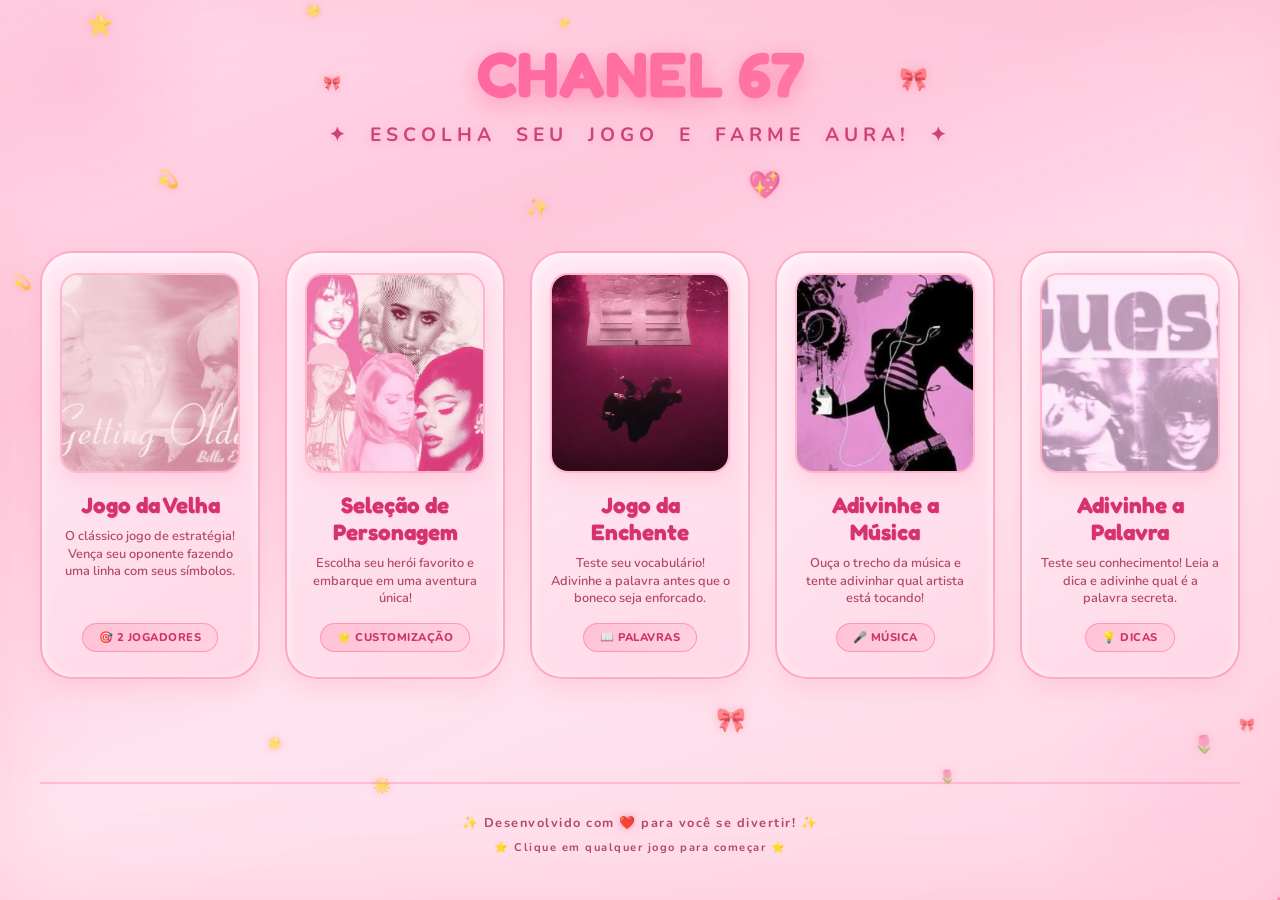
<file: index.html>
<!DOCTYPE html>
<html lang="pt-br">
<head>
    <meta charset="UTF-8">
    <meta name="viewport" content="width=device-width, initial-scale=1.0, user-scalable=no">
    <title>🎮 CHANEL 67</title>
    <link href="https://fonts.googleapis.com/css2?family=Nunito:wght@400;600;700;800&family=Fredoka+One&display=swap" rel="stylesheet">
    <link rel="stylesheet" href="style.css">
</head>
<body>
    <!-- Background glitter dinâmico -->
    <div class="glitter-bg" id="glitterBackground"></div>

    <div class="hub-container">
        <div class="hub-header">
            <h1>CHANEL 67</h1>
            <p>✦ Escolha seu jogo e farme aura! ✦</p>
        </div>

        <div class="games-grid">
            <!-- Jogo 1: Jogo da Velha -->
            <div class="game-card" data-game="velha">
         
                <div class="game-image-container">
                    <img src="images/older.jpg" alt="Jogo da Velha" class="game-image">
                </div>
                <h2 class="game-title">Jogo da Velha</h2>
                <p class="game-description">O clássico jogo de estratégia! Vença seu oponente fazendo uma linha com seus símbolos.</p>
                <span class="game-tag">🎯 2 Jogadores</span>
            </div>

            <!-- Jogo 2: Seleção de Personagem -->
            <div class="game-card" data-game="personagem">
        
                <div class="game-image-container">
                    <img src="images/todas.jpg" alt="Seleção de Personagem" class="game-image">
                </div>
                <h2 class="game-title">Seleção de Personagem</h2>
                <p class="game-description">Escolha seu herói favorito e embarque em uma aventura única!</p>
                <span class="game-tag">⭐ Customização</span>
            </div>

            <!-- Jogo 3: Jogo da Forca -->
            <div class="game-card" data-game="forca">
                
                <div class="game-image-container">
                    <img src="images/forca.jpg" alt="Jogo da Forca" class="game-image">
                </div>
                <h2 class="game-title">Jogo da Enchente</h2>
                <p class="game-description">Teste seu vocabulário! Adivinhe a palavra antes que o boneco seja enforcado.</p>
                <span class="game-tag">📖 Palavras</span>
            </div>

            <!-- Jogo 4: Adivinhe a Música -->
            <div class="game-card" data-game="musica">
                
                <div class="game-image-container">
                    <img src="images/msc.jpg" alt="Adivinhe a Música" class="game-image">
                </div>
                <h2 class="game-title">Adivinhe a Música</h2>
                <p class="game-description">Ouça o trecho da música e tente adivinhar qual artista está tocando!</p>
                <span class="game-tag">🎤 Música</span>
            </div>

            <!-- Jogo 5: Adivinhe a Palavra -->
            <div class="game-card" data-game="palavra">
                
                <div class="game-image-container">
                    <img src="images/guess.jpg" alt="Adivinhe a Palavra" class="game-image">
                </div>
                <h2 class="game-title">Adivinhe a Palavra</h2>
                <p class="game-description">Teste seu conhecimento! Leia a dica e adivinhe qual é a palavra secreta.</p>
                <span class="game-tag">💡 Dicas</span>
            </div>
        </div>

        <div class="hub-footer">
            <p class="footer-text">✨ Desenvolvido com <span>❤️</span> para você se divertir! ✨</p>
            <p class="footer-text" style="margin-top: 8px; font-size: 0.7rem;">⭐ Clique em qualquer jogo para começar ⭐</p>
        </div>
    </div>

    <script src="script.js"></script>
</body>
</html>
</file>
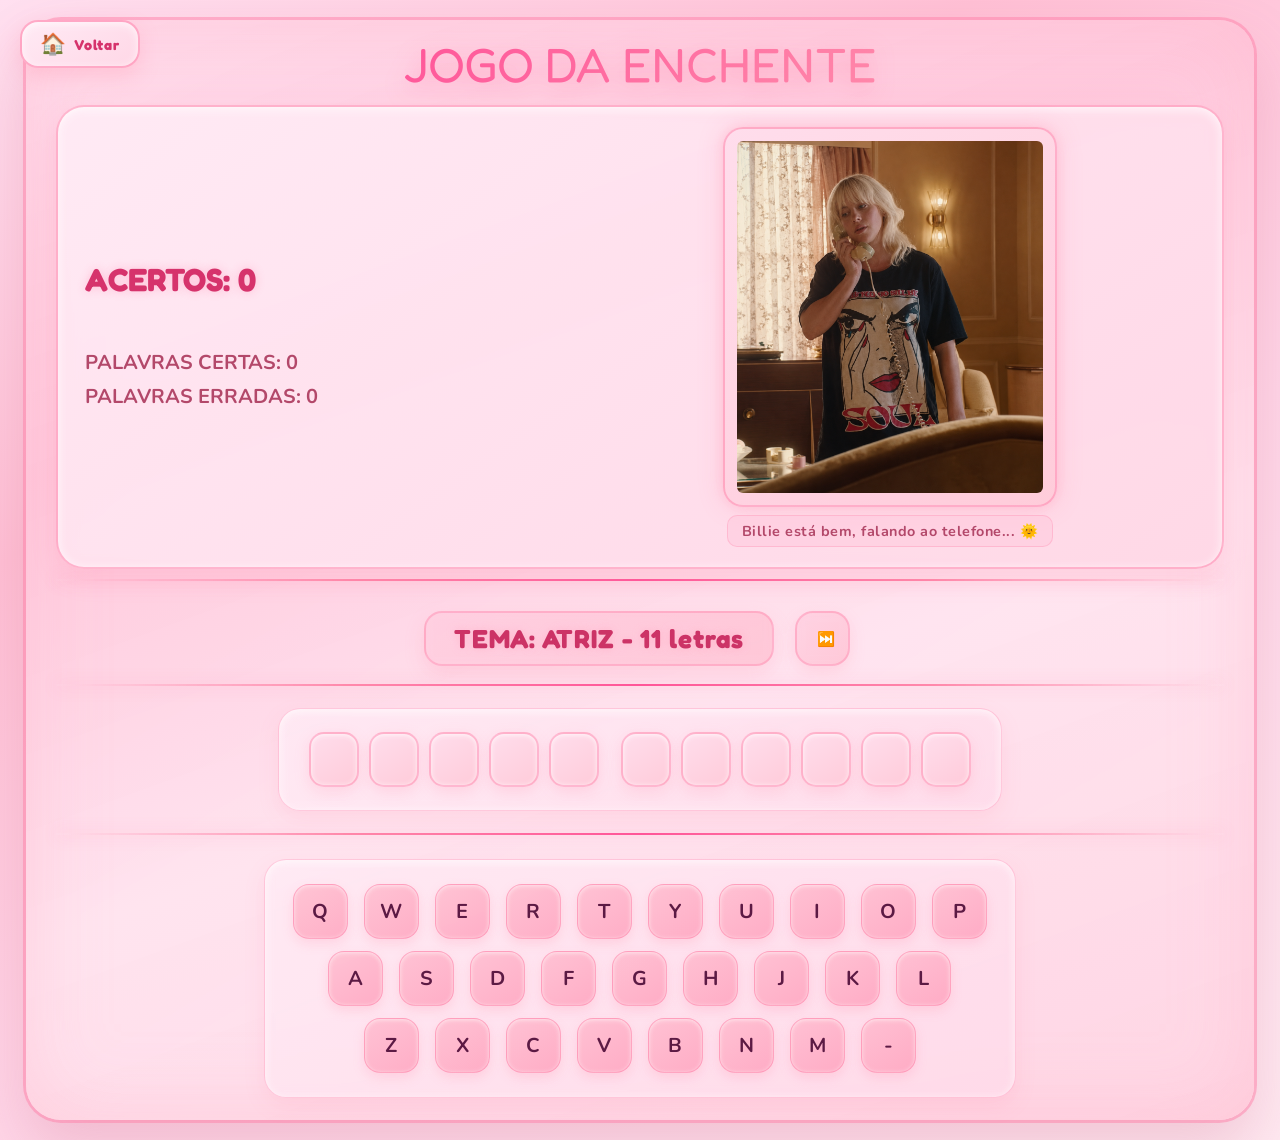
<file: forca/index.html>
<!DOCTYPE html>
<html lang="pt-BR">
<head>
    <meta charset="UTF-8">
    <meta name="viewport" content="width=device-width, initial-scale=1.0">
    <title>Jogo da Enchente</title>
    <link href="https://fonts.googleapis.com/css2?family=Nunito:wght@400;600;700;800&family=Fredoka+One&display=swap" rel="stylesheet">
    <link rel="stylesheet" type="text/css" href="style.css">
</head>
<body onload="sorteia()">
    <!-- Background glitter dinâmico -->
    <div class="glitter-bg" id="glitterBackground"></div>

    <!-- Botão de voltar -->
    <a href="../index.html" class="botao-voltar" title="Voltar ao Hub de Jogos">
        <span class="voltar-icone">🏠</span>
        <span class="voltar-texto">Voltar</span>
    </a>

    <div id="jogo">
        <p id="titulo">JOGO DA ENCHENTE</p>
        <div id="tabeladiv">
            <table border="0" id="tabela1" align="center">
                <tr>
                    <td>
                        <div id="tabacerto">
                            <div id="acerto">ACERTOS: 0</div>
                            <br>
                            <div id="palcertas">PALAVRAS CERTAS: 0<br>PALAVRAS ERRADAS: 0</div>
                        </div>
                    </td>
                    <td>
                        <div id="forca" class="anima">
                            <img src="images/forca1.png" id="imagem" alt="Forca">
                            <div id="legenda-imagem" class="legenda-imagem">
                                Nível da água: 0/6
                            </div>
                        </div>
                    </td>
                </tr>
            </table>
            <hr>
            <table border="0" id="tabela2" align="center">
                <tr>
                    <td>
                        <div id="tema">TEMA: Fruta</div>
                        <button class="btn-pular" onclick="pularPalavra()">⏭️</button>
                    </td>
                </tr>
            </table>
            <hr>
            <div id="tentativa">
                <form id="tenta"></form>
            </div>
            <hr>
            <table border="0" id="tabela3" align="center">
                <tr>
                    <td>
                        <div id="letras">
                            <button type="button" id="Q" onmousedown="Confere('Q')" onmouseup="acabou()">Q</button>
                            <button type="button" id="W" onmousedown="Confere('W')" onmouseup="acabou()">W</button>
                            <button type="button" id="E" onmousedown="Confere('E')" onmouseup="acabou()">E</button>
                            <button type="button" id="R" onmousedown="Confere('R')" onmouseup="acabou()">R</button>
                            <button type="button" id="T" onmousedown="Confere('T')" onmouseup="acabou()">T</button>
                            <button type="button" id="Y" onmousedown="Confere('Y')" onmouseup="acabou()">Y</button>
                            <button type="button" id="U" onmousedown="Confere('U')" onmouseup="acabou()">U</button>
                            <button type="button" id="I" onmousedown="Confere('I')" onmouseup="acabou()">I</button>
                            <button type="button" id="O" onmousedown="Confere('O')" onmouseup="acabou()">O</button>
                            <button type="button" id="P" onmousedown="Confere('P')" onmouseup="acabou()">P</button>
                            <br>
                            <button type="button" id="A" onmousedown="Confere('A')" onmouseup="acabou()">A</button>
                            <button type="button" id="S" onmousedown="Confere('S')" onmouseup="acabou()">S</button>
                            <button type="button" id="D" onmousedown="Confere('D')" onmouseup="acabou()">D</button>
                            <button type="button" id="F" onmousedown="Confere('F')" onmouseup="acabou()">F</button>
                            <button type="button" id="G" onmousedown="Confere('G')" onmouseup="acabou()">G</button>
                            <button type="button" id="H" onmousedown="Confere('H')" onmouseup="acabou()">H</button>
                            <button type="button" id="J" onmousedown="Confere('J')" onmouseup="acabou()">J</button>
                            <button type="button" id="K" onmousedown="Confere('K')" onmouseup="acabou()">K</button>
                            <button type="button" id="L" onmousedown="Confere('L')" onmouseup="acabou()">L</button>
                            <br>
                            <button type="button" id="Z" onmousedown="Confere('Z')" onmouseup="acabou()">Z</button>
                            <button type="button" id="X" onmousedown="Confere('X')" onmouseup="acabou()">X</button>
                            <button type="button" id="C" onmousedown="Confere('C')" onmouseup="acabou()">C</button>
                            <button type="button" id="V" onmousedown="Confere('V')" onmouseup="acabou()">V</button>
                            <button type="button" id="B" onmousedown="Confere('B')" onmouseup="acabou()">B</button>
                            <button type="button" id="N" onmousedown="Confere('N')" onmouseup="acabou()">N</button>
                            <button type="button" id="M" onmousedown="Confere('M')" onmouseup="acabou()">M</button>
                            <button type="button" id="-" onmousedown="Confere('-')" onmouseup="acabou()">-</button>
                        </div>
                    </td>
                </tr>
            </table>
        </div>
    </div>

    <script type="text/javascript" src="script.js"></script>
</body>
</html>
</file>
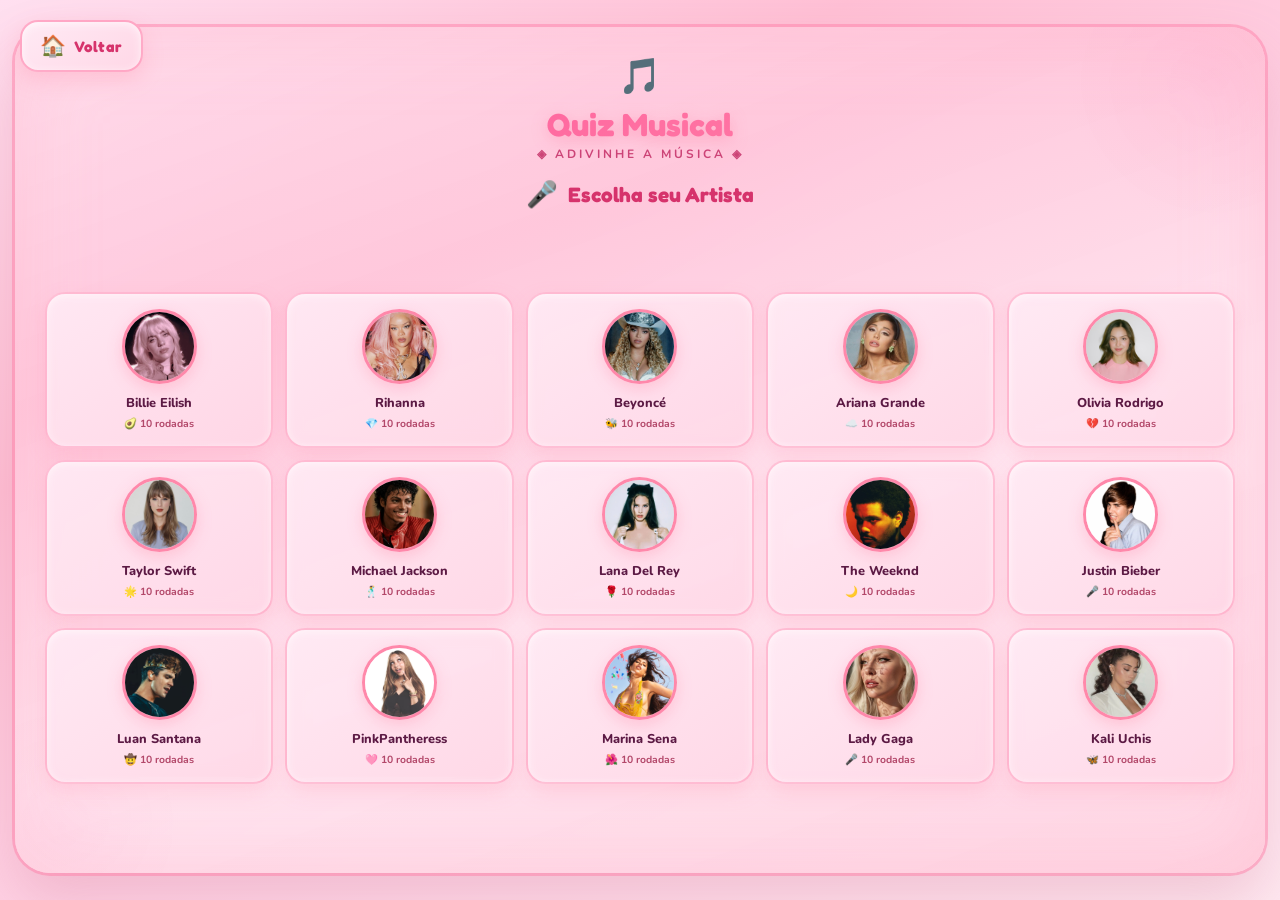
<file: musica/index.html>
<!DOCTYPE html>
<html lang="pt-br">
<head>
  <meta charset="UTF-8">
  <meta name="viewport" content="width=device-width, initial-scale=1.0">
  <title>Quiz Musical 🎵</title>
  <link href="https://fonts.googleapis.com/css2?family=Fredoka+One&family=Nunito:wght@400;700;800&display=swap" rel="stylesheet">
  <link rel="stylesheet" href="style.css">
</head>
<body>
<!-- Background glitter dinâmico -->
<div class="glitter-bg" id="glitterBackground"></div>

<!-- Botão de voltar -->
<a href="../index.html" class="botao-voltar" title="Voltar ao Hub de Jogos">
  <span class="voltar-icone">🏠</span>
  <span class="voltar-texto">Voltar</span>
</a>

<div id="app">
  <div class="cabecalho">
    <div class="icone-cabecalho">🎵</div>
    <h1>Quiz Musical</h1>
    <p>◈ adivinhe a música ◈</p>
  </div>
  
  <div class="tela ativa" id="tela-inicio">
    <div class="titulo-secao">
      <span class="icone-secao">🎤</span>
      <h2>Escolha seu Artista</h2>
    </div>
    <div class="grid-artistas" id="grid-artistas"></div>
  </div>
  
  <div class="tela" id="tela-quiz">
    <div class="topo-quiz">
      <button class="btn-voltar" onclick="voltarInicio()">◀ Voltar</button>
      <div class="tag" id="tag-rodada">Rodada 1/10</div>
      <div class="tag tag-pontos">⭐ <span id="pontos">0</span></div>
    </div>
    <div class="card-musica">
      <div class="capa-album" id="capa-album"><span class="icone">🎧</span></div>
      <div class="label-quiz">🎶 Qual é esta música de</div>
      <div class="nome-artista-quiz" id="nome-artista-quiz">---</div>
      <div class="player" id="player"></div>
    </div>
    <div class="grid-alternativas" id="alternativas"></div>
    <div class="feedback escondido" id="feedback"></div>
  </div>
  
  <div class="tela" id="tela-resultado">
    <div class="caixa-resultado">
      <div class="trofeu">🏆</div>
      <span class="emoji-resultado" id="emoji-resultado">🎉</span>
      <div class="titulo-resultado" id="titulo-resultado">Parabéns!</div>
      <div class="pontuacao-final">
        <span class="numero-resultado" id="numero-resultado">0</span>
        <span class="de-resultado" id="de-resultado">de 10 acertos</span>
      </div>
      <div class="msg-resultado" id="msg-resultado"></div>
    </div>
    <div class="titulo-respostas">📋 Suas Respostas</div>
    <div class="lista-respostas" id="lista-respostas"></div>
    <button class="btn-primario" onclick="jogarNovamente()">🎮 Jogar de novo</button>
    <button class="btn-secundario" onclick="voltarInicio()">🎨 Escolher outro artista</button>
  </div>
</div>

<script src="script.js"></script>
</body>
</html>
</file>
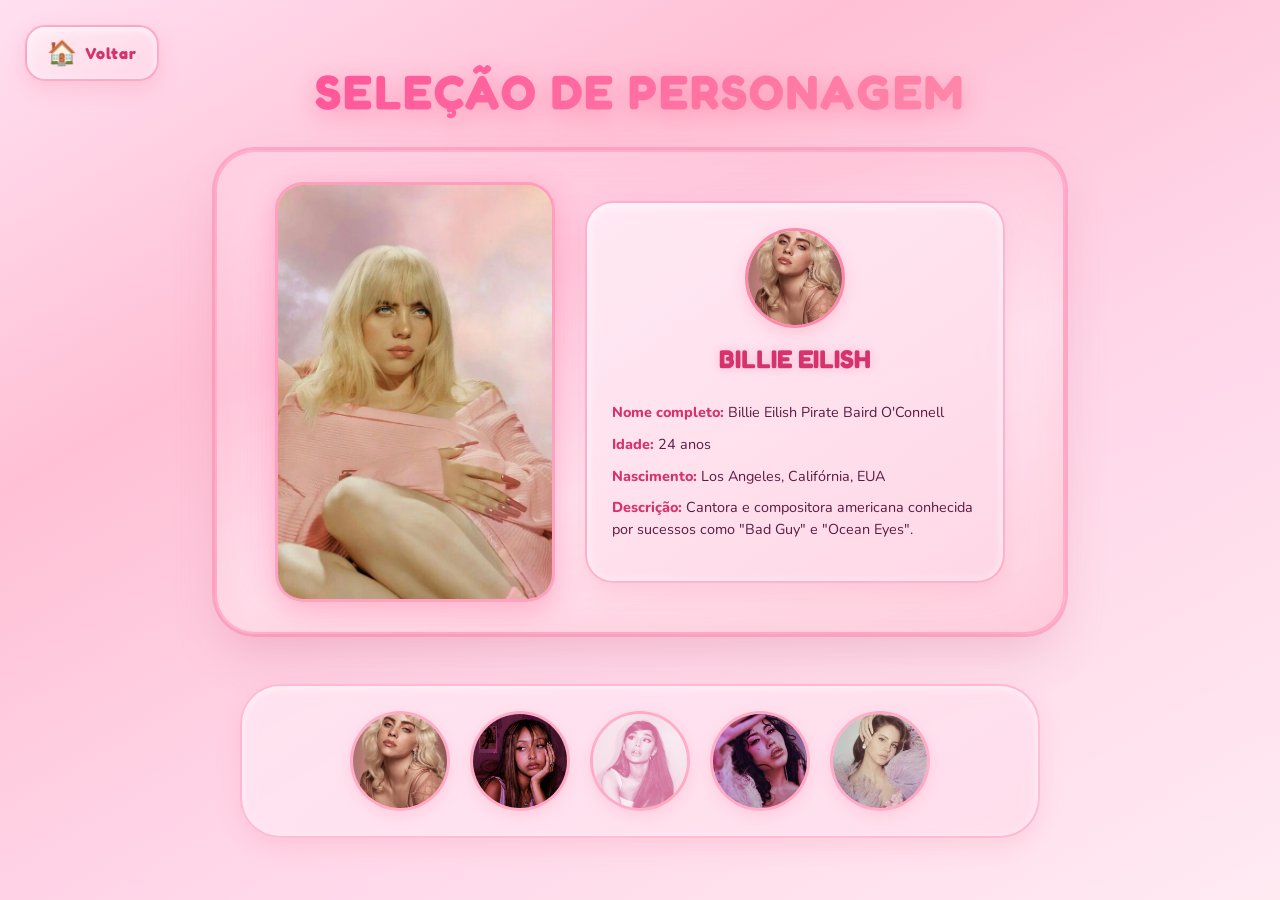
<file: personagens/index.html>
<!DOCTYPE html>
<html lang="pt-BR">

<head>
    <meta charset="UTF-8">
    <meta name="viewport" content="width=device-width, initial-scale=1.0">
    <title>Seleção de Personagem</title>
    <link href="https://fonts.googleapis.com/css2?family=Nunito:wght@400;600;700;800&family=Fredoka+One&display=swap" rel="stylesheet">
    <link rel="stylesheet" href="style.css">
</head>

<body>
    <!-- Background glitter dinâmico -->
    <div class="glitter-bg" id="glitterBackground"></div>

    <!-- Botão de voltar -->
    <a href="../index.html" class="botao-voltar" title="Voltar ao Hub de Jogos">
        <span class="voltar-icone">🏠</span>
        <span class="voltar-texto">Voltar</span>
    </a>

    <h1 id="titulo">
        SELEÇÃO DE PERSONAGEM
    </h1>

    <!-- PERSONAGEM ESCOLHIDO -->
    <div id="selecionado">
        <!-- Imagem de corpo inteiro -->
        <div id="imagemCorpoInteiro">
            <!-- 
                ═══════════════════════════════════════════════════════
                INSTRUÇÕES PARA ADICIONAR IMAGEM DE CORPO INTEIRO:
                1. Coloque a imagem na pasta "images"
                2. Nomeie como "billie-full.jpg" (ou altere o src abaixo)
                3. Tamanho recomendado: 300x600 pixels (retrato/vertical)
                ═══════════════════════════════════════════════════════
            -->
            <img id="imgCorpo" src="images/billie-full.jpg" alt="Billie Eilish - Corpo inteiro">
        </div>

        <!-- Card de informações -->
        <div id="cardInfo">
            <img id="imgAvatar" src="images/billie.jpg" alt="Billie Eilish">
            <h2 id="nomePrincipal">BILLIE EILISH</h2>
            <div id="info">
                <p><b>Nome completo:</b> Billie Eilish Pirate Baird O'Connell</p>
                <p><b>Idade:</b> 24 anos</p>
                <p><b>Nascimento:</b> Los Angeles, Califórnia, EUA</p>
                <p><b>Descrição:</b> Cantora e compositora americana conhecida por sucessos como "Bad Guy" e "Ocean Eyes".</p>
            </div>
        </div>
    </div>

    <!-- LISTA DE PERSONAGENS -->
    <div id="personagens">
        <!-- PERSONAGEM 1 -->
        <img src="images/billie.jpg" alt="Billie Eilish"
        onclick="trocar(
        'images/billie-full.jpg',
        'images/billie.jpg',
        'BILLIE EILISH',
        'Billie Eilish Pirate Baird OConnell',
        '24 anos',
        'Los Angeles, Califórnia, EUA',
        'Cantora e compositora americana conhecida por sucessos como Bad Guy e Ocean Eyes.'
        )">

        <!-- PERSONAGEM 2 -->
        <img src="images/pink.jpg" alt="PinkPantheress"
        onclick="trocar(
        'images/pink-full.jpg',
        'images/pink.jpg',
        'PINKPANTHERESS',
        'Victoria Beverley Walker',
        '25 anos',
        'Bath, Inglaterra',
        'Cantora, compositora e produtora britânica conhecida por misturar pop, drum and bass e música eletrônica em sucessos como Boy\'s a Liar Pt. 2 e Pain.'
        )">

        <!-- PERSONAGEM 3 -->
        <img src="images/ariana.jpg" alt="Ariana Grande"
        onclick="trocar(
        'images/ariana-full.jpg',
        'images/ariana.jpg',
        'ARIANA GRANDE',
        'Ariana Grande Butera',
        '33 anos',
        'Flórida, EUA',
        'Cantora e atriz americana famosa por sua grande extensão vocal.'
        )">

        <!-- PERSONAGEM 4 -->
        <img src="images/kali.jpg" alt="Kali Uchis"
        onclick="trocar(
        'images/kali-full.jpg',
        'images/kali.jpg',
        'KALI UCHIS',
        'Karly Marina Loaiza',
        '31 anos',
        'Virgínia, EUA',
        'Cantora colombo-americana conhecida por misturar R&B e música latina.'
        )">

        <!-- PERSONAGEM 5 -->
        <img src="images/lana.jpg" alt="Lana Del Rey"
        onclick="trocar(
        'images/lana-full.jpg',
        'images/lana.jpg',
        'LANA DEL REY',
        'Elizabeth Woolridge Grant',
        '41 anos',
        'Nova York, EUA',
        'Cantora americana conhecida pelo estilo melancólico e cinematográfico.'
        )">
    </div>

    <script src="script.js"></script>
</body>

</html>
</file>
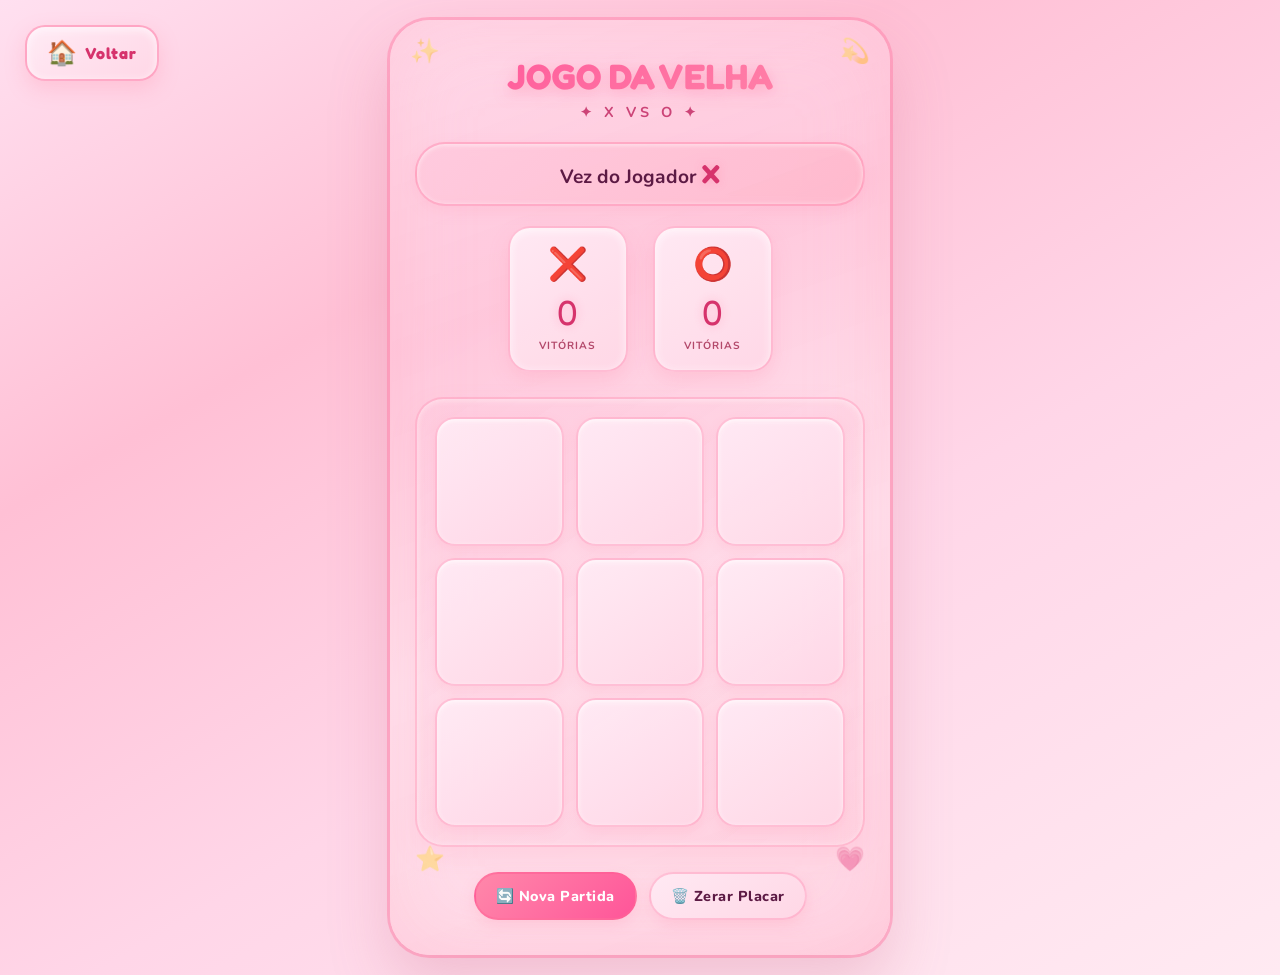
<file: velha/index.html>
<!DOCTYPE html>
<html lang="pt-br">
<head>
    <meta charset="UTF-8">
    <meta name="viewport" content="width=device-width, initial-scale=1.0">
    <title>Jogo da Velha</title>
    <link href="https://fonts.googleapis.com/css2?family=Fredoka+One&family=Nunito:wght@400;700;800&display=swap" rel="stylesheet">
    <link rel="stylesheet" href="style.css">
</head>
<body>
    <!-- Background glitter dinâmico -->
    <div class="glitter-bg" id="glitterBackground"></div>

    <!-- Botão de voltar -->
    <a href="../index.html" class="botao-voltar" title="Voltar ao Hub de Jogos">
        <span class="voltar-icone">🏠</span>
        <span class="voltar-texto">Voltar</span>
    </a>

    <div class="container">
        <!-- Decorações flutuantes -->
        <div class="decoracao decor-1">✨</div>
        <div class="decoracao decor-2">💫</div>
        <div class="decoracao decor-3">⭐</div>
        <div class="decoracao decor-4">💗</div>

        <!-- Cabeçalho -->
        <div class="header">
            <h1>JOGO DA VELHA</h1>
            <p>✦ X vs O ✦</p>
        </div>

        <!-- Status -->
        <div class="status" id="status">
            Vez do Jogador <span id="vez">X</span>
        </div>

        <!-- Placar -->
        <div class="placar">
            <div class="placar-item placar-x">
                <span class="simbolo">❌</span>
                <span class="pontos" id="pontosX">0</span>
                <span class="label-placar">Vitórias</span>
            </div>
            <div class="placar-item placar-o">
                <span class="simbolo">⭕</span>
                <span class="pontos" id="pontosO">0</span>
                <span class="label-placar">Vitórias</span>
            </div>
        </div>

        <!-- Tabuleiro -->
        <div class="tabuleiro" id="tabuleiro">
            <div class="celula" data-index="0"></div>
            <div class="celula" data-index="1"></div>
            <div class="celula" data-index="2"></div>
            <div class="celula" data-index="3"></div>
            <div class="celula" data-index="4"></div>
            <div class="celula" data-index="5"></div>
            <div class="celula" data-index="6"></div>
            <div class="celula" data-index="7"></div>
            <div class="celula" data-index="8"></div>
        </div>

        <!-- Botões -->
        <div class="botoes">
            <button class="btn btn-reiniciar" id="reiniciar">🔄 Nova Partida</button>
            <button class="btn btn-zerar" id="zerar">🗑️ Zerar Placar</button>
        </div>
    </div>

    <script src="script.js"></script>
</body>
</html>
</file>
<file: style.css>
* {
    margin: 0;
    padding: 0;
    box-sizing: border-box;
}

body {
    min-height: 100vh;
    background: linear-gradient(150deg, #ffe0f0 0%, #ffc0d5 30%, #ffd6e8 60%, #ffeaf2 100%);
    display: flex;
    justify-content: center;
    align-items: center;
    font-family: 'Nunito', sans-serif;
    position: relative;
    overflow-x: hidden;
}

/* Efeito de glitter no fundo - mais orgânico e variado */
.glitter-bg {
    position: fixed;
    top: 0;
    left: 0;
    width: 100%;
    height: 100%;
    pointer-events: none;
    z-index: 0;
}

.glitter-particle {
    position: absolute;
    background: radial-gradient(circle, #ff99cc 0%, #ff66aa 40%, transparent 70%);
    border-radius: 50%;
    animation: floatGlitter var(--duration) ease-in-out infinite;
    animation-delay: var(--delay);
    opacity: 0;
    filter: blur(0.5px);
    box-shadow: 0 0 8px #ff99cc, 0 0 15px #ff77aa;
}

@keyframes floatGlitter {
    0% {
        transform: translateY(0) translateX(0) scale(1);
        opacity: 0;
    }
    10% {
        opacity: var(--maxOpacity);
    }
    90% {
        opacity: var(--maxOpacity);
    }
    100% {
        transform: translateY(-100vh) translateX(var(--drift)) scale(0.2);
        opacity: 0;
    }
}

/* Estrelas brilhantes variadas */
.sparkle-star {
    position: absolute;
    pointer-events: none;
    animation: sparkle var(--duration) ease-in-out infinite;
    animation-delay: var(--delay);
    opacity: 0;
    font-size: var(--size);
    filter: drop-shadow(0 0 6px #ff88bb);
}

@keyframes sparkle {
    0%, 100% { opacity: 0; transform: scale(0) rotate(0deg); }
    30% { opacity: var(--maxOpacity); transform: scale(1.3) rotate(20deg); }
    70% { opacity: var(--maxOpacity); transform: scale(1) rotate(-10deg); }
}

/* Container principal - preenchendo a tela toda */
.hub-container {
    width: 100%;
    max-width: 100%;
    min-height: 100vh;
    background: linear-gradient(160deg, 
        rgba(255, 220, 235, 0.85) 0%, 
        rgba(255, 200, 220, 0.9) 30%, 
        rgba(255, 230, 240, 0.88) 60%, 
        rgba(255, 210, 225, 0.9) 100%);
    backdrop-filter: blur(15px);
    padding: 35px 40px 45px;
    position: relative;
    overflow: hidden;
    box-shadow: 
        0 0 0 3px rgba(255, 130, 170, 0.5),
        inset 0 0 80px rgba(255, 180, 200, 0.4),
        0 30px 60px rgba(200, 100, 130, 0.25);
    display: flex;
    flex-direction: column;
    justify-content: center;
    z-index: 1;
}

/* Decoração de glitter nos cantos */
.hub-container::before {
    content: '';
    position: absolute;
    top: -80px;
    left: -80px;
    width: 300px;
    height: 300px;
    background: radial-gradient(circle, rgba(255,150,190,0.3) 0%, transparent 70%);
    border-radius: 50%;
    pointer-events: none;
    animation: cornerGlow 4s ease-in-out infinite;
}

.hub-container::after {
    content: '';
    position: absolute;
    bottom: -100px;
    right: -100px;
    width: 350px;
    height: 350px;
    background: radial-gradient(circle, rgba(255,180,210,0.3) 0%, transparent 70%);
    border-radius: 50%;
    pointer-events: none;
    animation: cornerGlow 5s ease-in-out infinite reverse;
}

@keyframes cornerGlow {
    0%, 100% { transform: scale(1); opacity: 0.5; }
    50% { transform: scale(1.2); opacity: 0.8; }
}

/* Cabeçalho */
.hub-header {
    text-align: center;
    margin-bottom: 40px;
    position: relative;
    z-index: 2;
}

.hub-header h1 {
    font-family: 'Fredoka One', cursive;
    font-size: 4rem;
    background: linear-gradient(135deg, #ff5599, #ff88aa, #ff5599);
    background-size: 200% 200%;
    -webkit-background-clip: text;
    background-clip: text;
    color: transparent;
    animation: gradientShift 3s ease infinite;
    margin-bottom: 10px;
    filter: drop-shadow(0 6px 12px rgba(255, 80, 130, 0.5));
}

@keyframes gradientShift {
    0%, 100% { background-position: 0% 50%; }
    50% { background-position: 100% 50%; }
}

.hub-header p {
    font-size: 1.2rem;
    color: #cc4477;
    letter-spacing: 5px;
    text-transform: uppercase;
    font-weight: 700;
    word-spacing: 10px;
    text-shadow: 0 2px 8px rgba(255, 120, 160, 0.4);
}

/* Grade de jogos - 5 colunas preenchendo o espaço */
.games-grid {
    display: grid;
    grid-template-columns: repeat(5, 1fr);
    gap: 25px;
    margin-bottom: 40px;
    position: relative;
    z-index: 2;
    flex: 1;
    align-content: center;
}

/* Cards dos jogos - design mais claro e glitter */
.game-card {
    background: linear-gradient(145deg, 
        rgba(255, 235, 245, 0.95), 
        rgba(255, 215, 230, 0.95));
    border: 2.5px solid rgba(255, 130, 170, 0.6);
    border-radius: 32px;
    padding: 20px 18px 25px;
    text-align: center;
    cursor: pointer;
    transition: all 0.4s cubic-bezier(0.4, 0, 0.2, 1);
    position: relative;
    overflow: hidden;
    box-shadow: 
        0 10px 25px rgba(255, 130, 160, 0.2),
        inset 0 2px 10px rgba(255, 255, 255, 0.8);
    backdrop-filter: blur(8px);
    display: flex;
    flex-direction: column;
}

/* Container da imagem - AGORA MAIOR - formato retangular deitado com bordas achatadas */
.game-image-container {
    width: 100%;
    height: 200px;  /* AUMENTADO de 140px para 200px */
    margin-bottom: 18px;
    border-radius: 18px;
    overflow: hidden;
    position: relative;
    background: linear-gradient(135deg, 
        rgba(255, 200, 220, 0.5), 
        rgba(255, 180, 200, 0.3));
    border: 2px solid rgba(255, 150, 180, 0.5);
    box-shadow: 
        0 8px 20px rgba(255, 130, 160, 0.2),
        inset 0 1px 8px rgba(255, 255, 255, 0.6);
    transition: all 0.3s ease;
}

/* Efeito de brilho na imagem ao passar o mouse */
.game-card:hover .game-image-container {
    border-color: rgba(255, 100, 150, 0.7);
    box-shadow: 
        0 12px 28px rgba(255, 100, 150, 0.35),
        inset 0 1px 10px rgba(255, 255, 255, 0.8),
        0 0 25px rgba(255, 150, 180, 0.4);
}

/* A imagem em si */
.game-image {
    width: 100%;
    height: 100%;
    object-fit: cover;
    display: block;
    transition: transform 0.4s ease;
}

/* Efeito de zoom suave na imagem ao passar o mouse */
.game-card:hover .game-image {
    transform: scale(1.08);
}


.game-image[src=""] {
    opacity: 0;
}

.game-image:not([src]), 
.game-image[src=""] {
    opacity: 0;
}

/* Efeito de glitter no hover do card */
.game-card::after {
    content: '';
    position: absolute;
    top: -50%;
    left: -50%;
    width: 200%;
    height: 200%;
    background: radial-gradient(circle, 
        rgba(255, 200, 220, 0.4) 0%, 
        rgba(255, 255, 255, 0.6) 30%, 
        transparent 60%);
    opacity: 0;
    transition: opacity 0.4s ease;
    pointer-events: none;
    animation: glitterSpin 3s linear infinite;
    z-index: 1;
}

@keyframes glitterSpin {
    0% { transform: rotate(0deg); }
    100% { transform: rotate(360deg); }
}

.game-card:hover::after {
    opacity: 1;
}

.game-card:hover {
    transform: translateY(-12px) scale(1.03);
    border-color: #ff77aa;
    box-shadow: 
        0 25px 45px rgba(255, 100, 150, 0.4),
        inset 0 2px 15px rgba(255, 255, 255, 0.9),
        0 0 30px rgba(255, 150, 180, 0.5);
}

.game-card:active {
    transform: translateY(-5px) scale(0.98);
}

.game-title {
    font-family: 'Fredoka One', cursive;
    font-size: 1.4rem;
    color: #d6336c;
    margin-bottom: 10px;
    text-shadow: 1px 1px 0 rgba(255, 200, 220, 0.8);
    position: relative;
    z-index: 2;
}

.game-description {
    font-size: 0.8rem;
    color: #b3486a;
    line-height: 1.4;
    margin-bottom: 15px;
    font-weight: 600;
    position: relative;
    z-index: 2;
    flex: 1;
}

.game-tag {
    display: inline-block;
    background: linear-gradient(135deg, rgba(255, 150, 180, 0.4), rgba(255, 200, 220, 0.4));
    border: 1.5px solid rgba(255, 100, 150, 0.5);
    border-radius: 100px;
    padding: 6px 16px;
    font-size: 0.7rem;
    color: #cc3366;
    font-weight: 800;
    text-transform: uppercase;
    letter-spacing: 0.5px;
    backdrop-filter: blur(4px);
    position: relative;
    z-index: 2;
    align-self: center;
}

/* Rodapé */
.hub-footer {
    text-align: center;
    padding-top: 30px;
    border-top: 2px solid rgba(255, 130, 170, 0.4);
    position: relative;
    z-index: 2;
}

.footer-text {
    font-size: 0.8rem;
    color: #b3486a;
    letter-spacing: 1.5px;
    font-weight: 700;
}

.footer-text span {
    color: #ff3377;
    font-weight: 800;
    text-shadow: 0 0 10px rgba(255, 80, 130, 0.5);
}

/* Modal de aviso */
.modal-overlay {
    position: fixed;
    top: 0;
    left: 0;
    width: 100%;
    height: 100%;
    background: rgba(255, 200, 210, 0.7);
    backdrop-filter: blur(10px);
    display: none;
    justify-content: center;
    align-items: center;
    z-index: 1000;
    animation: fadeIn 0.3s ease;
}

@keyframes fadeIn {
    from { opacity: 0; }
    to { opacity: 1; }
}

.modal-content {
    background: linear-gradient(145deg, #fff0f5, #ffe0ea);
    border: 3px solid #ff88aa;
    border-radius: 36px;
    padding: 35px;
    max-width: 420px;
    text-align: center;
    animation: slideUp 0.4s ease;
    box-shadow: 0 30px 50px rgba(255, 100, 150, 0.3);
}

@keyframes slideUp {
    from {
        transform: translateY(60px);
        opacity: 0;
    }
    to {
        transform: translateY(0);
        opacity: 1;
    }
}

.modal-content h3 {
    color: #d6336c;
    font-family: 'Fredoka One', cursive;
    font-size: 2rem;
    margin-bottom: 18px;
}

.modal-content p {
    color: #b3486a;
    margin-bottom: 25px;
    line-height: 1.6;
    font-weight: 600;
}

.modal-btn {
    background: linear-gradient(135deg, #ff77aa, #ff4488);
    border: none;
    border-radius: 20px;
    padding: 12px 30px;
    color: white;
    font-weight: 800;
    cursor: pointer;
    font-size: 1.1rem;
    transition: all 0.3s ease;
    box-shadow: 0 8px 20px rgba(255, 80, 130, 0.4);
    letter-spacing: 1px;
}

.modal-btn:hover {
    transform: scale(1.08);
    box-shadow: 0 12px 28px rgba(255, 60, 110, 0.5);
}

/* Estrelas flutuantes dentro do container */
.floating-decoration {
    position: absolute;
    pointer-events: none;
    animation: floatAround var(--duration) ease-in-out infinite;
    animation-delay: var(--delay);
    font-size: var(--size);
    opacity: 0.7;
    z-index: 0;
    filter: drop-shadow(0 0 5px rgba(255, 130, 160, 0.6));
}

@keyframes floatAround {
    0%, 100% { transform: translate(0, 0) rotate(0deg); }
    25% { transform: translate(15px, -25px) rotate(10deg); }
    50% { transform: translate(-10px, -15px) rotate(-5deg); }
    75% { transform: translate(-20px, 10px) rotate(8deg); }
}

/* Responsividade */
@media (max-width: 1200px) {
    .games-grid {
        gap: 18px;
    }
    .game-title {
        font-size: 1.2rem;
    }
    .game-image-container {
        height: 170px;  /* AUMENTADO de 120px para 170px */
    }
}

@media (max-width: 1000px) {
    .games-grid {
        gap: 15px;
    }
    .game-card {
        padding: 15px 12px 20px;
    }
    .game-title {
        font-size: 1.1rem;
    }
    .game-image-container {
        height: 140px;  /* AUMENTADO de 100px para 140px */
        border-radius: 14px;
    }
    .game-description {
        font-size: 0.72rem;
    }
    .game-tag {
        font-size: 0.6rem;
        padding: 4px 10px;
    }
    .hub-header h1 {
        font-size: 3rem;
    }
}

@media (max-width: 850px) {
    .hub-header h1 {
        font-size: 2.5rem;
    }
    .games-grid {
        grid-template-columns: repeat(2, 1fr);
        gap: 20px;
    }
    .hub-container {
        padding: 25px 20px 30px;
    }
    .game-image-container {
        height: 220px;  /* AUMENTADO de 150px para 220px */
    }
}

@media (max-width: 480px) {
    .hub-container {
        padding: 20px 15px 25px;
    }
    .hub-header h1 {
        font-size: 2rem;
    }
    .games-grid {
        grid-template-columns: 1fr;
        gap: 20px;
    }
    .game-card {
        padding: 20px 18px 25px;
    }
    .game-title {
        font-size: 1.4rem;
    }
    .game-image-container {
        height: 250px;  /* AUMENTADO de 180px para 250px */
        border-radius: 16px;
    }
    .game-description {
        font-size: 0.85rem;
    }
}
</file>
<file: forca/style.css>
* {
    margin: 0;
    padding: 0;
    box-sizing: border-box;
}

body {
    min-height: 100vh;
    background: linear-gradient(150deg, #ffe0f0 0%, #ffc0d5 30%, #ffd6e8 60%, #ffeaf2 100%);
    font-family: 'Nunito', 'Arial', sans-serif;
    text-align: center;
    color: #5c1a44;
    display: flex;
    justify-content: center;
    align-items: center;
    padding: 20px;
    position: relative;
    overflow-x: hidden;
}

/* Efeito de glitter no fundo */
.glitter-bg {
    position: fixed;
    top: 0;
    left: 0;
    width: 100%;
    height: 100%;
    pointer-events: none;
    z-index: 0;
}

.glitter-particle {
    position: absolute;
    background: radial-gradient(circle, #ff99cc 0%, #ff66aa 40%, transparent 70%);
    border-radius: 50%;
    animation: floatGlitter var(--duration) ease-in-out infinite;
    animation-delay: var(--delay);
    opacity: 0;
    filter: blur(0.5px);
    box-shadow: 0 0 8px #ff99cc, 0 0 15px #ff77aa;
}

@keyframes floatGlitter {
    0% {
        transform: translateY(0) translateX(0) scale(1);
        opacity: 0;
    }
    10% {
        opacity: var(--maxOpacity);
    }
    90% {
        opacity: var(--maxOpacity);
    }
    100% {
        transform: translateY(-100vh) translateX(var(--drift)) scale(0.2);
        opacity: 0;
    }
}

.sparkle-star {
    position: absolute;
    pointer-events: none;
    animation: sparkle var(--duration) ease-in-out infinite;
    animation-delay: var(--delay);
    opacity: 0;
    font-size: var(--size);
    filter: drop-shadow(0 0 6px #ff88bb);
}

@keyframes sparkle {
    0%, 100% { opacity: 0; transform: scale(0) rotate(0deg); }
    30% { opacity: var(--maxOpacity); transform: scale(1.3) rotate(20deg); }
    70% { opacity: var(--maxOpacity); transform: scale(1) rotate(-10deg); }
}

/* Botão de voltar */
.botao-voltar {
    position: fixed;
    top: 20px;
    left: 20px;
    z-index: 100;
    display: flex;
    align-items: center;
    gap: 8px;
    background: linear-gradient(145deg, 
        rgba(255, 235, 245, 0.95), 
        rgba(255, 215, 230, 0.95));
    border: 2.5px solid rgba(255, 130, 170, 0.6);
    border-radius: 18px;
    padding: 8px 18px;
    text-decoration: none;
    cursor: pointer;
    transition: all 0.3s cubic-bezier(0.4, 0, 0.2, 1);
    box-shadow: 
        0 8px 20px rgba(255, 130, 160, 0.25),
        inset 0 2px 8px rgba(255, 255, 255, 0.7);
    backdrop-filter: blur(8px);
}

.botao-voltar:hover {
    transform: translateY(-3px) scale(1.05);
    border-color: #ff77aa;
    box-shadow: 
        0 12px 28px rgba(255, 100, 150, 0.4),
        inset 0 2px 12px rgba(255, 255, 255, 0.9),
        0 0 25px rgba(255, 150, 180, 0.4);
}

.botao-voltar:active {
    transform: translateY(-1px) scale(0.98);
}

.voltar-icone {
    font-size: 1.3rem;
    animation: floatIcon 2s ease-in-out infinite;
}

@keyframes floatIcon {
    0%, 100% { transform: translateY(0px); }
    50% { transform: translateY(-3px); }
}

.voltar-texto {
    font-family: 'Fredoka One', cursive;
    font-size: 0.9rem;
    color: #d6336c;
    font-weight: 700;
    letter-spacing: 1px;
}

/* Container principal */
#jogo {
    width: 96vw;
    max-width: 1300px;
    display: flex;
    flex-direction: column;
    align-items: center;
    position: relative;
    z-index: 2;
    background: linear-gradient(160deg, 
        rgba(255, 220, 235, 0.85) 0%, 
        rgba(255, 200, 220, 0.9) 30%, 
        rgba(255, 230, 240, 0.88) 60%, 
        rgba(255, 210, 225, 0.9) 100%);
    backdrop-filter: blur(15px);
    border-radius: 35px;
    padding: 15px 30px 20px;
    box-shadow: 
        0 0 0 3px rgba(255, 130, 170, 0.5),
        inset 0 0 80px rgba(255, 180, 200, 0.4),
        0 30px 60px rgba(200, 100, 130, 0.25);
}

#titulo {
    font-family: 'Fredoka One', cursive;
    font-size: 3rem;
    background: linear-gradient(135deg, #ff5599, #ff88aa, #ff5599);
    background-size: 200% 200%;
    -webkit-background-clip: text;
    background-clip: text;
    color: transparent;
    animation: gradientShift 3s ease infinite;
    margin-bottom: 12px;
    filter: drop-shadow(0 6px 12px rgba(255, 80, 130, 0.4));
}

@keyframes gradientShift {
    0%, 100% { background-position: 0% 50%; }
    50% { background-position: 100% 50%; }
}

#tabeladiv {
    width: 100%;
    display: flex;
    flex-direction: column;
    align-items: center;
}

#tabela1 {
    width: 100%;
    max-width: 1200px;
    margin: auto;
    background: linear-gradient(145deg, 
        rgba(255, 235, 245, 0.95), 
        rgba(255, 215, 230, 0.95));
    backdrop-filter: blur(10px);
    border-radius: 28px;
    padding: 18px 25px;
    box-shadow: 
        0 10px 25px rgba(255, 130, 160, 0.2),
        inset 0 2px 10px rgba(255, 255, 255, 0.8);
    border: 2.5px solid rgba(255, 130, 170, 0.5);
}

#tabacerto {
    font-size: 24px;
    font-weight: bold;
    color: #5c1a44;
    text-align: left;
    padding-right: 40px;
}

#acerto {
    font-size: 32px;
    color: #d6336c;
    margin-bottom: 15px;
    text-shadow: 0 0 10px rgba(255, 100, 150, 0.3);
    font-family: 'Fredoka One', cursive;
}

#palcertas {
    font-size: 20px;
    line-height: 34px;
    color: #b3486a;
    font-weight: 700;
}

#forca {
    display: flex;
    flex-direction: column;
    justify-content: center;
    align-items: center;
}

/* IMAGEM MAIOR */
#imagem {
    width: auto;
    max-width: 550px;
    height: auto;
    max-height: 380px;
    border-radius: 20px;
    background: linear-gradient(145deg, 
        rgba(255, 220, 235, 0.8), 
        rgba(255, 200, 215, 0.8));
    padding: 12px;
    box-shadow: 
        0 0 25px rgba(255, 130, 160, 0.3),
        0 0 10px rgba(255, 150, 180, 0.2);
    border: 2px solid rgba(255, 130, 170, 0.5);
    transition: transform 0.3s ease;
    object-fit: contain;
    display: block;
}

#imagem:hover {
    transform: scale(1.02);
}

/* Legenda da imagem */
.legenda-imagem {
    margin-top: 8px;
    font-size: 0.9rem;
    font-weight: 700;
    color: #b3486a;
    text-align: center;
    background: rgba(255, 200, 220, 0.5);
    border-radius: 10px;
    padding: 5px 14px;
    display: inline-block;
    letter-spacing: 0.5px;
    border: 1px solid rgba(255, 130, 170, 0.3);
}

#tabela2 {
    width: 100%;
    max-width: 1200px;
    margin-top: 12px;
}

#tabela2 td {
    display: flex;
    align-items: center;
    justify-content: center;
    gap: 15px;
    flex-wrap: wrap;
}

#tema {
    font-size: 26px;
    font-weight: bold;
    color: #cc3366;
    padding: 10px 28px;
    border-radius: 18px;
    background: linear-gradient(135deg, 
        rgba(255, 200, 220, 0.6), 
        rgba(255, 180, 200, 0.6));
    box-shadow: 0 8px 20px rgba(255, 130, 160, 0.2);
    text-shadow: 0 0 8px rgba(255, 150, 180, 0.4);
    display: inline-block;
    border: 2px solid rgba(255, 130, 170, 0.4);
    backdrop-filter: blur(5px);
    font-family: 'Fredoka One', cursive;
    letter-spacing: 1px;
}

/* Botão de pular */
.btn-pular {
    font-size: 0.9rem;
    font-weight: 700;
    color: #5c1a44;
    padding: 10px 20px;
    border-radius: 18px;
    background: linear-gradient(135deg, 
        rgba(255, 200, 220, 0.6), 
        rgba(255, 180, 200, 0.6));
    box-shadow: 0 6px 16px rgba(255, 130, 160, 0.2);
    border: 2px solid rgba(255, 130, 170, 0.4);
    backdrop-filter: blur(5px);
    font-family: 'Nunito', sans-serif;
    cursor: pointer;
    transition: all 0.3s ease;
    letter-spacing: 0.5px;
}

.btn-pular:hover {
    transform: translateY(-2px);
    background: linear-gradient(145deg, #ff77aa, #ff5599);
    color: white;
    box-shadow: 0 8px 20px rgba(255, 100, 150, 0.4);
    border-color: #ff4488;
}

#tentativa {
    margin: 12px 25px;
    padding: 18px 25px;
    border-radius: 22px;
    background: linear-gradient(145deg, 
        rgba(255, 235, 245, 0.8), 
        rgba(255, 220, 235, 0.8));
    box-shadow: 
        0 8px 20px rgba(255, 130, 160, 0.15),
        inset 0 2px 8px rgba(255, 255, 255, 0.7);
    border: 1.5px solid rgba(255, 130, 170, 0.3);
    backdrop-filter: blur(5px);
}

input {
    width: 50px;
    height: 55px;
    font-size: 28px;
    text-align: center;
    margin: 5px;
    border: none;
    border-radius: 15px;
    background: linear-gradient(145deg, 
        rgba(255, 220, 235, 0.9), 
        rgba(255, 200, 215, 0.9));
    color: #d6336c;
    font-weight: bold;
    box-shadow: 
        0 5px 15px rgba(255, 130, 160, 0.2),
        inset 0 1px 5px rgba(255, 255, 255, 0.8);
    border: 2px solid rgba(255, 130, 170, 0.4);
    font-family: 'Fredoka One', cursive;
    transition: all 0.2s;
}

input:focus {
    outline: none;
    border-color: #ff77aa;
    box-shadow: 0 0 15px rgba(255, 100, 150, 0.4);
}

#letras {
    margin-top: 12px;
    padding: 18px 22px;
    border-radius: 22px;
    background: linear-gradient(145deg, 
        rgba(255, 235, 245, 0.8), 
        rgba(255, 220, 235, 0.8));
    box-shadow: 
        0 8px 20px rgba(255, 130, 160, 0.15),
        inset 0 2px 8px rgba(255, 255, 255, 0.7);
    border: 1.5px solid rgba(255, 130, 170, 0.3);
    backdrop-filter: blur(5px);
}

button {
    width: 55px;
    height: 55px;
    margin: 6px;
    font-size: 20px;
    font-weight: bold;
    border: none;
    border-radius: 16px;
    cursor: pointer;
    background: linear-gradient(145deg, 
        rgba(255, 180, 200, 0.7), 
        rgba(255, 150, 180, 0.7));
    color: #5c1a44;
    transition: all 0.2s;
    box-shadow: 
        0 5px 12px rgba(255, 130, 160, 0.2),
        inset 0 1px 4px rgba(255, 255, 255, 0.6);
    border: 1.5px solid rgba(255, 130, 170, 0.4);
    font-family: 'Nunito', sans-serif;
}

button:hover:not(:disabled) {
    transform: translateY(-3px) scale(1.05);
    background: linear-gradient(145deg, #ff77aa, #ff5599);
    color: white;
    box-shadow: 0 8px 20px rgba(255, 100, 150, 0.4);
    border-color: #ff4488;
}

button:disabled {
    background: linear-gradient(145deg, 
        rgba(255, 210, 225, 0.5), 
        rgba(255, 190, 210, 0.5));
    color: #cc8899;
    cursor: not-allowed;
    transform: none;
    box-shadow: none;
    border-color: rgba(255, 150, 180, 0.2);
}

hr {
    width: 100%;
    max-width: 1200px;
    margin: 10px auto;
    border: none;
    height: 2px;
    background: linear-gradient(to right, transparent, #ff88aa, #ff5599, #ff88aa, transparent);
    box-shadow: 0 0 15px rgba(255, 100, 150, 0.4);
    border-radius: 10px;
}

/* Responsividade */
@media (max-width: 768px) {
    .botao-voltar {
        top: 15px;
        left: 15px;
        padding: 8px 16px;
        border-radius: 16px;
    }
    
    .voltar-texto {
        font-size: 0.9rem;
    }
    
    #titulo {
        font-size: 2rem;
    }
    
    #tabela1 {
        padding: 15px;
    }
    
    #tabacerto {
        font-size: 18px;
        padding-right: 20px;
    }
    
    #acerto {
        font-size: 24px;
    }
    
    #palcertas {
        font-size: 16px;
        line-height: 28px;
    }
    
    #tema {
        font-size: 20px;
        padding: 10px 20px;
    }
    
    input {
        width: 40px;
        height: 45px;
        font-size: 22px;
    }
    
    button {
        width: 45px;
        height: 45px;
        font-size: 16px;
        margin: 4px;
    }
    
    #imagem {
        max-width: 350px;
        max-height: 280px;
    }
}

@media (max-width: 480px) {
    .botao-voltar {
        top: 10px;
        left: 10px;
        padding: 6px 12px;
        border-radius: 14px;
        gap: 5px;
    }
    
    .voltar-icone {
        font-size: 1.2rem;
    }
    
    .voltar-texto {
        font-size: 0.8rem;
    }
    
    body {
        padding: 10px;
    }
    
    #jogo {
        padding: 15px 12px 18px;
        border-radius: 28px;
    }
    
    #titulo {
        font-size: 1.5rem;
        margin-bottom: 10px;
    }
    
    input {
        width: 35px;
        height: 40px;
        font-size: 18px;
    }
    
    button {
        width: 40px;
        height: 40px;
        font-size: 14px;
        margin: 3px;
    }
    
    #tema {
        font-size: 16px;
    }
    
    #imagem {
        max-width: 250px;
        max-height: 200px;
    }
}
</file>
<file: musica/style.css>
* {
  margin: 0;
  padding: 0;
  box-sizing: border-box;
}

body {
  min-height: 100vh;
  background: linear-gradient(150deg, #ffe0f0 0%, #ffc0d5 30%, #ffd6e8 60%, #ffeaf2 100%);
  display: flex;
  justify-content: center;
  align-items: center;
  padding: 15px;
  font-family: 'Nunito', sans-serif;
  position: relative;
  overflow-x: hidden;
}

.glitter-bg {
  position: fixed;
  top: 0;
  left: 0;
  width: 100%;
  height: 100%;
  pointer-events: none;
  z-index: 0;
}

.glitter-particle {
  position: absolute;
  background: radial-gradient(circle, #ff99cc 0%, #ff66aa 40%, transparent 70%);
  border-radius: 50%;
  animation: floatGlitter var(--duration) ease-in-out infinite;
  animation-delay: var(--delay);
  opacity: 0;
  filter: blur(0.5px);
  box-shadow: 0 0 8px #ff99cc, 0 0 15px #ff77aa;
}

@keyframes floatGlitter {
  0% { transform: translateY(0) translateX(0) scale(1); opacity: 0; }
  10% { opacity: var(--maxOpacity); }
  90% { opacity: var(--maxOpacity); }
  100% { transform: translateY(-100vh) translateX(var(--drift)) scale(0.2); opacity: 0; }
}

.sparkle-star {
  position: absolute;
  pointer-events: none;
  animation: sparkle var(--duration) ease-in-out infinite;
  animation-delay: var(--delay);
  opacity: 0;
  font-size: var(--size);
  filter: drop-shadow(0 0 6px #ff88bb);
}

@keyframes sparkle {
  0%, 100% { opacity: 0; transform: scale(0) rotate(0deg); }
  30% { opacity: var(--maxOpacity); transform: scale(1.3) rotate(20deg); }
  70% { opacity: var(--maxOpacity); transform: scale(1) rotate(-10deg); }
}

.botao-voltar {
  position: fixed;
  top: 20px;
  left: 20px;
  z-index: 100;
  display: flex;
  align-items: center;
  gap: 8px;
  background: linear-gradient(145deg, rgba(255, 235, 245, 0.95), rgba(255, 215, 230, 0.95));
  border: 2.5px solid rgba(255, 130, 170, 0.6);
  border-radius: 18px;
  padding: 10px 18px;
  text-decoration: none;
  cursor: pointer;
  transition: all 0.3s cubic-bezier(0.4, 0, 0.2, 1);
  box-shadow: 0 8px 20px rgba(255, 130, 160, 0.25), inset 0 2px 8px rgba(255, 255, 255, 0.7);
  backdrop-filter: blur(8px);
}

.botao-voltar:hover {
  transform: translateY(-3px) scale(1.05);
  border-color: #ff77aa;
  box-shadow: 0 12px 28px rgba(255, 100, 150, 0.4), inset 0 2px 12px rgba(255, 255, 255, 0.9), 0 0 25px rgba(255, 150, 180, 0.4);
}

.voltar-icone {
  font-size: 1.3rem;
  animation: floatIcon 2s ease-in-out infinite;
}

@keyframes floatIcon {
  0%, 100% { transform: translateY(0px); }
  50% { transform: translateY(-3px); }
}

.voltar-texto {
  font-family: 'Fredoka One', cursive;
  font-size: 0.95rem;
  color: #d6336c;
  font-weight: 700;
  letter-spacing: 1px;
}

#app {
  width: 98vw;
  max-width: 1400px;
  height: 94vh;
  background: linear-gradient(160deg, rgba(255, 220, 235, 0.85) 0%, rgba(255, 200, 220, 0.9) 30%, rgba(255, 230, 240, 0.88) 60%, rgba(255, 210, 225, 0.9) 100%);
  backdrop-filter: blur(15px);
  border-radius: 35px;
  padding: 25px 30px;
  position: relative;
  overflow: hidden;
  box-shadow: 0 0 0 3px rgba(255, 130, 170, 0.5), inset 0 0 80px rgba(255, 180, 200, 0.4), 0 30px 60px rgba(200, 100, 130, 0.25);
  z-index: 2;
  display: flex;
  flex-direction: column;
}

#app::before,
#app::after {
  content: '';
  position: absolute;
  border-radius: 50%;
  pointer-events: none;
}

#app::before {
  top: -100px;
  right: -100px;
  width: 300px;
  height: 300px;
  background: radial-gradient(circle, rgba(255,150,190,0.2), transparent 70%);
}

#app::after {
  bottom: -80px;
  left: -80px;
  width: 250px;
  height: 250px;
  background: radial-gradient(circle, rgba(255,180,210,0.2), transparent 70%);
}

.tela {
  display: none;
  position: relative;
  z-index: 2;
  width: 100%;
  flex: 1;
}

.tela.ativa {
  display: flex;
  flex-direction: column;
}

.cabecalho {
  text-align: center;
  margin-bottom: 15px;
  position: relative;
}

.icone-cabecalho {
  font-size: 2.2rem;
  margin-bottom: 5px;
  animation: flutuar 3s ease-in-out infinite;
  display: block;
}

@keyframes flutuar {
  0%, 100% { transform: translateY(0); }
  50% { transform: translateY(-10px); }
}

.cabecalho h1 {
  font-family: 'Fredoka One', cursive;
  font-size: 2rem;
  background: linear-gradient(135deg, #ff5599, #ff88aa, #ff5599);
  background-size: 200% 200%;
  -webkit-background-clip: text;
  background-clip: text;
  color: transparent;
  animation: gradientShift 3s ease infinite;
  margin-bottom: 2px;
  filter: drop-shadow(0 4px 8px rgba(255, 80, 130, 0.3));
}

@keyframes gradientShift {
  0%, 100% { background-position: 0% 50%; }
  50% { background-position: 100% 50%; }
}

.cabecalho p {
  font-size: 0.75rem;
  color: #cc4477;
  letter-spacing: 3px;
  text-transform: uppercase;
  font-weight: 700;
}

.titulo-secao {
  text-align: center;
  margin-bottom: 15px;
  display: flex;
  align-items: center;
  justify-content: center;
  gap: 10px;
}

.icone-secao { font-size: 1.6rem; }

.titulo-secao h2 {
  font-family: 'Fredoka One', cursive;
  font-size: 1.3rem;
  color: #d6336c;
}

.grid-artistas {
  display: grid;
  grid-template-columns: repeat(5, 1fr);
  gap: 12px;
  width: 100%;
  flex: 1;
  align-content: center;
}

.card-artista {
  background: linear-gradient(145deg, rgba(255, 235, 245, 0.9), rgba(255, 215, 230, 0.9));
  border: 2.5px solid rgba(255, 130, 170, 0.4);
  border-radius: 20px;
  padding: 15px 8px;
  text-align: center;
  cursor: pointer;
  transition: all 0.3s cubic-bezier(0.4, 0, 0.2, 1);
  backdrop-filter: blur(8px);
  position: relative;
  overflow: hidden;
  box-shadow: 0 8px 20px rgba(255, 130, 160, 0.2), inset 0 2px 8px rgba(255, 255, 255, 0.6);
}

.card-artista::before {
  content: '';
  position: absolute;
  top: 0; left: 0; right: 0; bottom: 0;
  background: linear-gradient(135deg, rgba(255,180,200,0.2), rgba(255,150,180,0.1));
  opacity: 0;
  transition: opacity 0.3s;
}

.card-artista:hover {
  transform: translateY(-6px) scale(1.02);
  box-shadow: 0 15px 35px rgba(255, 100, 150, 0.35), 0 0 25px rgba(255, 150, 180, 0.3);
  border-color: #ff77aa;
}

.card-artista:hover::before { opacity: 1; }
.card-artista:active { transform: scale(0.96); }

.foto-artista {
  width: 75px; height: 75px;
  border-radius: 50%;
  border: 3px solid #ff88aa;
  overflow: hidden;
  margin: 0 auto 10px;
  background: linear-gradient(135deg, rgba(255,200,220,0.8), rgba(255,180,200,0.8));
  display: flex;
  align-items: center;
  justify-content: center;
  box-shadow: 0 5px 15px rgba(255, 130, 160, 0.3);
  position: relative;
  z-index: 1;
}

.foto-artista img { width: 100%; height: 100%; object-fit: cover; }

.foto-artista span {
  font-family: 'Fredoka One';
  font-size: 1.8rem;
  color: #d6336c;
}

.nome-artista {
  font-weight: 800;
  font-size: 0.8rem;
  color: #5c1a44;
  position: relative;
  z-index: 1;
}

.info-artista {
  font-size: 0.65rem;
  color: #b3486a;
  margin-top: 4px;
  font-weight: 700;
  position: relative;
  z-index: 1;
}

.topo-quiz {
  display: flex;
  justify-content: space-between;
  align-items: center;
  margin-bottom: 15px;
  width: 100%;
}

.tag {
  background: linear-gradient(135deg, rgba(255, 200, 220, 0.6), rgba(255, 180, 200, 0.6));
  border: 1.5px solid rgba(255, 130, 170, 0.4);
  border-radius: 100px;
  padding: 6px 16px;
  font-size: 0.78rem;
  color: #5c1a44;
  font-weight: 700;
  backdrop-filter: blur(5px);
}

.tag-pontos {
  background: linear-gradient(135deg, rgba(255, 220, 180, 0.6), rgba(255, 200, 150, 0.6));
  border-color: rgba(255, 180, 130, 0.5);
  color: #8b4513;
  font-size: 0.8rem;
}

.btn-voltar {
  background: linear-gradient(145deg, rgba(255, 235, 245, 0.9), rgba(255, 215, 230, 0.9));
  border: 2px solid rgba(255, 130, 170, 0.4);
  border-radius: 12px;
  padding: 6px 14px;
  color: #5c1a44;
  font-size: 0.85rem;
  cursor: pointer;
  font-family: inherit;
  font-weight: 700;
  transition: all 0.2s;
}

.btn-voltar:hover {
  color: #d6336c;
  background: rgba(255, 180, 200, 0.5);
  border-color: rgba(255, 130, 170, 0.6);
}

.card-musica {
  background: linear-gradient(145deg, rgba(255, 235, 245, 0.9), rgba(255, 215, 230, 0.9));
  border: 2.5px solid rgba(255, 130, 170, 0.4);
  border-radius: 24px;
  padding: 18px 25px;
  text-align: center;
  margin-bottom: 15px;
  backdrop-filter: blur(8px);
  box-shadow: 0 10px 25px rgba(255, 130, 160, 0.2), inset 0 2px 8px rgba(255, 255, 255, 0.7);
  width: 100%;
  display: flex;
  align-items: center;
  gap: 20px;
}

.capa-album {
  width: 100px; height: 100px;
  border-radius: 20px;
  border: 3px solid rgba(255, 130, 170, 0.5);
  overflow: hidden;
  background: linear-gradient(135deg, rgba(255,200,220,0.8), rgba(255,180,200,0.8));
  display: flex;
  align-items: center;
  justify-content: center;
  box-shadow: 0 8px 25px rgba(255, 130, 160, 0.25);
  flex-shrink: 0;
}

.capa-album img { width: 100%; height: 100%; object-fit: cover; }

.capa-album .icone {
  font-size: 2.5rem;
  color: #d6336c;
  animation: pulsarIcone 2s ease-in-out infinite;
}

@keyframes pulsarIcone {
  0%, 100% { transform: scale(1); }
  50% { transform: scale(1.1); }
}

.card-musica-info {
  flex: 1;
  text-align: left;
}

.label-quiz {
  font-size: 0.8rem;
  color: #b3486a;
  font-weight: 700;
  text-transform: uppercase;
  letter-spacing: 2px;
}

.nome-artista-quiz {
  font-size: 1.1rem;
  color: #5c1a44;
  font-weight: 800;
  margin: 5px 0 12px;
}

.player {
  background: linear-gradient(145deg, rgba(255, 220, 235, 0.7), rgba(255, 200, 215, 0.7));
  border: 1.5px solid rgba(255, 130, 170, 0.3);
  border-radius: 16px;
  padding: 12px 18px;
  backdrop-filter: blur(5px);
  width: 100%;
}

.linha-player {
  display: flex;
  align-items: center;
  gap: 15px;
}

.btn-play {
  width: 50px; height: 50px;
  border-radius: 50%;
  background: linear-gradient(135deg, #ff77aa, #ff5599);
  border: none;
  color: white;
  font-size: 1.3rem;
  cursor: pointer;
  flex-shrink: 0;
  transition: all 0.2s;
  box-shadow: 0 5px 15px rgba(255, 100, 150, 0.3);
}

.btn-play:hover:not(:disabled) {
  transform: scale(1.1);
  box-shadow: 0 8px 25px rgba(255, 100, 150, 0.5);
}

.btn-play:disabled { opacity: 0.5; cursor: not-allowed; }

.btn-play.tocando {
  background: linear-gradient(135deg, #cc4488, #aa3366);
  animation: pulsar 1.5s ease-in-out infinite;
}

@keyframes pulsar {
  0%, 100% { box-shadow: 0 0 0 0 rgba(255,100,150,0); }
  50% { box-shadow: 0 0 0 12px rgba(255,100,150,0.3); }
}

.texto-player {
  font-size: 0.8rem;
  color: #5c1a44;
  font-weight: 700;
  flex: 1;
  text-align: center;
}

.dica-player {
  font-size: 0.7rem;
  color: #b3486a;
  text-align: center;
  margin-top: 8px;
  font-weight: 600;
}

.grid-alternativas {
  display: grid;
  grid-template-columns: repeat(2, 1fr);
  gap: 12px;
  margin-bottom: 15px;
  width: 100%;
}

.btn-alternativa {
  background: linear-gradient(145deg, rgba(255, 235, 245, 0.9), rgba(255, 215, 230, 0.9));
  border: 2.5px solid rgba(255, 130, 170, 0.4);
  border-radius: 18px;
  padding: 16px 24px;
  cursor: pointer;
  font-family: 'Nunito', sans-serif;
  font-size: 0.9rem;
  font-weight: 800;
  color: #5c1a44;
  text-align: center;
  transition: all 0.2s;
  backdrop-filter: blur(5px);
  min-height: 60px;
  display: flex;
  align-items: center;
  justify-content: center;
  box-shadow: 0 5px 12px rgba(255, 130, 160, 0.15), inset 0 1px 4px rgba(255, 255, 255, 0.6);
  word-break: break-word;
}

.btn-alternativa:hover:not(:disabled) {
  background: linear-gradient(145deg, #ff88aa, #ff6699);
  border-color: #ff5599;
  color: white;
  transform: translateY(-2px);
  box-shadow: 0 8px 20px rgba(255, 100, 150, 0.3);
}

.btn-alternativa:disabled { cursor: not-allowed; }

.btn-alternativa.certa {
  background: linear-gradient(145deg, #c8e6c9, #a5d6a7) !important;
  border-color: #4caf50 !important;
  color: #2e7d32 !important;
  box-shadow: 0 5px 15px rgba(76,175,80,0.3) !important;
}

.btn-alternativa.errada {
  background: linear-gradient(145deg, #ffcdd2, #ef9a9a) !important;
  border-color: #e53935 !important;
  color: #c62828 !important;
  box-shadow: 0 5px 15px rgba(229,57,53,0.3) !important;
}

.feedback {
  border-radius: 14px;
  padding: 12px 18px;
  text-align: center;
  font-weight: 800;
  font-size: 0.85rem;
  width: 100%;
}

.feedback.ok { background: rgba(76,175,80,0.15); border: 2px solid rgba(76,175,80,0.4); color: #2e7d32; }
.feedback.erro { background: rgba(229,57,53,0.15); border: 2px solid rgba(229,57,53,0.4); color: #c62828; }
.feedback.info { background: rgba(255,130,170,0.15); border: 2px solid rgba(255,130,170,0.3); color: #b3486a; }
.feedback.escondido { display: none; }

.caixa-resultado {
  background: linear-gradient(145deg, rgba(255, 235, 245, 0.95), rgba(255, 215, 230, 0.95));
  border: 3px solid #ff88aa;
  border-radius: 30px;
  padding: 25px 30px;
  text-align: center;
  margin-bottom: 18px;
  position: relative;
  overflow: hidden;
  box-shadow: 0 15px 35px rgba(255, 130, 160, 0.25), inset 0 2px 10px rgba(255, 255, 255, 0.7);
  width: 100%;
}

.caixa-resultado::before {
  content: '';
  position: absolute;
  top: -50px; right: -50px;
  width: 150px; height: 150px;
  background: radial-gradient(circle, rgba(255,200,150,0.25), transparent 70%);
  border-radius: 50%;
}

.trofeu {
  font-size: 3.5rem;
  margin-bottom: 10px;
  animation: flutuar 3s ease-in-out infinite;
}

.emoji-resultado {
  font-size: 3.5rem;
  display: block;
  margin-bottom: 10px;
}

.titulo-resultado {
  font-family: 'Fredoka One';
  font-size: 1.8rem;
  background: linear-gradient(135deg, #ff8844, #ff5599);
  -webkit-background-clip: text;
  background-clip: text;
  color: transparent;
  margin-bottom: 12px;
}

.pontuacao-final {
  background: linear-gradient(145deg, rgba(255, 220, 235, 0.7), rgba(255, 200, 215, 0.7));
  border-radius: 20px;
  padding: 14px;
  margin-bottom: 12px;
  border: 2px solid rgba(255, 130, 170, 0.3);
}

.numero-resultado {
  font-family: 'Fredoka One';
  font-size: 3rem;
  background: linear-gradient(135deg, #ff8844, #ff5599);
  -webkit-background-clip: text;
  background-clip: text;
  color: transparent;
  display: block;
}

.de-resultado {
  font-size: 0.9rem;
  color: #b3486a;
  font-weight: 700;
  display: block;
  margin-top: 4px;
}

.msg-resultado {
  font-size: 0.9rem;
  color: #5c1a44;
  font-weight: 700;
  line-height: 1.4;
}

.titulo-respostas {
  font-family: 'Fredoka One', cursive;
  font-size: 1.1rem;
  color: #d6336c;
  margin-bottom: 12px;
  text-align: center;
}

.lista-respostas {
  display: grid;
  grid-template-columns: repeat(2, 1fr);
  gap: 8px;
  margin-bottom: 15px;
  width: 100%;
}

.item-resposta {
  background: rgba(255, 235, 245, 0.7);
  border: 2px solid rgba(255, 130, 170, 0.3);
  border-radius: 12px;
  padding: 8px 10px;
  display: flex;
  align-items: center;
  gap: 8px;
  font-size: 0.75rem;
  backdrop-filter: blur(5px);
  color: #5c1a44;
}

.item-resposta.ok { border-color: rgba(76,175,80,0.5); background: rgba(200, 230, 201, 0.5); }
.item-resposta.erro { border-color: rgba(229,57,53,0.4); background: rgba(255, 205, 210, 0.5); }

.item-resposta span:first-child { font-size: 1.1rem; flex-shrink: 0; }
.item-resposta span:last-child { color: #5c1a44; font-weight: 700; }

.btn-primario {
  width: 100%;
  background: linear-gradient(135deg, #ff77aa, #ff5599);
  border: none;
  border-radius: 18px;
  padding: 14px;
  font-family: 'Nunito', sans-serif;
  font-size: 0.95rem;
  font-weight: 800;
  color: white;
  cursor: pointer;
  transition: all 0.3s ease;
  box-shadow: 0 8px 20px rgba(255, 100, 150, 0.3);
  margin-bottom: 8px;
}

.btn-primario:hover { transform: translateY(-3px); box-shadow: 0 12px 28px rgba(255, 100, 150, 0.5); }

.btn-secundario {
  width: 100%;
  background: linear-gradient(145deg, rgba(255, 235, 245, 0.9), rgba(255, 215, 230, 0.9));
  border: 2.5px solid rgba(255, 130, 170, 0.4);
  border-radius: 18px;
  padding: 12px;
  font-family: 'Nunito', sans-serif;
  font-size: 0.85rem;
  font-weight: 800;
  color: #5c1a44;
  cursor: pointer;
  transition: all 0.3s ease;
}

.btn-secundario:hover {
  background: rgba(255, 180, 200, 0.6);
  border-color: rgba(255, 130, 170, 0.6);
  transform: translateY(-2px);
}

.carregando {
  text-align: center;
  padding: 12px;
  color: #b3486a;
  font-size: 0.8rem;
  font-weight: 700;
}

.spinner {
  display: inline-block;
  width: 20px; height: 20px;
  border: 3px solid rgba(255, 130, 170, 0.2);
  border-top-color: #ff77aa;
  border-radius: 50%;
  animation: girar 0.7s linear infinite;
  vertical-align: middle;
  margin-right: 8px;
}

@keyframes girar { to { transform: rotate(360deg); } }

@media (max-width: 1100px) {
  #app { width: 99vw; height: 96vh; padding: 20px; }
  .grid-artistas { grid-template-columns: repeat(5, 1fr); gap: 10px; }
}

@media (max-width: 900px) {
  .grid-artistas { grid-template-columns: repeat(4, 1fr); }
}

@media (max-width: 700px) {
  .grid-artistas { grid-template-columns: repeat(3, 1fr); }
  .card-musica { flex-direction: column; }
  .card-musica-info { text-align: center; }
  .btn-alternativa { padding: 14px 18px; font-size: 0.85rem; }
}

@media (max-width: 500px) {
  body { padding: 8px; }
  #app { width: 100%; height: 98vh; padding: 15px; border-radius: 25px; }
  .grid-artistas { grid-template-columns: repeat(2, 1fr); }
  .grid-alternativas { grid-template-columns: 1fr; }
  .lista-respostas { grid-template-columns: 1fr; }
  .topo-quiz { flex-wrap: wrap; gap: 8px; justify-content: center; }
}
</file>
<file: personagens/style.css>
* {
    margin: 0;
    padding: 0;
    box-sizing: border-box;
}

body {
    min-height: 100vh;
    background: linear-gradient(150deg, #ffe0f0 0%, #ffc0d5 30%, #ffd6e8 60%, #ffeaf2 100%);
    font-family: 'Nunito', 'Arial', sans-serif;
    text-align: center;
    color: #5c1a44;
    display: flex;
    flex-direction: column;
    justify-content: center;
    align-items: center;
    padding: 30px 20px;
    position: relative;
    overflow-x: hidden;
}

/* Efeito de glitter no fundo */
.glitter-bg {
    position: fixed;
    top: 0;
    left: 0;
    width: 100%;
    height: 100%;
    pointer-events: none;
    z-index: 0;
}

.glitter-particle {
    position: absolute;
    background: radial-gradient(circle, #ff99cc 0%, #ff66aa 40%, transparent 70%);
    border-radius: 50%;
    animation: floatGlitter var(--duration) ease-in-out infinite;
    animation-delay: var(--delay);
    opacity: 0;
    filter: blur(0.5px);
    box-shadow: 0 0 8px #ff99cc, 0 0 15px #ff77aa;
}

@keyframes floatGlitter {
    0% {
        transform: translateY(0) translateX(0) scale(1);
        opacity: 0;
    }
    10% {
        opacity: var(--maxOpacity);
    }
    90% {
        opacity: var(--maxOpacity);
    }
    100% {
        transform: translateY(-100vh) translateX(var(--drift)) scale(0.2);
        opacity: 0;
    }
}

.sparkle-star {
    position: absolute;
    pointer-events: none;
    animation: sparkle var(--duration) ease-in-out infinite;
    animation-delay: var(--delay);
    opacity: 0;
    font-size: var(--size);
    filter: drop-shadow(0 0 6px #ff88bb);
}

@keyframes sparkle {
    0%, 100% { opacity: 0; transform: scale(0) rotate(0deg); }
    30% { opacity: var(--maxOpacity); transform: scale(1.3) rotate(20deg); }
    70% { opacity: var(--maxOpacity); transform: scale(1) rotate(-10deg); }
}

/* 
    ═══════════════════════════════════════════════════════════════
    BOTÃO DE VOLTAR AO HUB PRINCIPAL
    ═══════════════════════════════════════════════════════════════
*/
.botao-voltar {
    position: fixed;
    top: 25px;
    left: 25px;
    z-index: 100;
    display: flex;
    align-items: center;
    gap: 8px;
    background: linear-gradient(145deg, 
        rgba(255, 235, 245, 0.95), 
        rgba(255, 215, 230, 0.95));
    border: 2.5px solid rgba(255, 130, 170, 0.6);
    border-radius: 20px;
    padding: 10px 20px;
    text-decoration: none;
    cursor: pointer;
    transition: all 0.3s cubic-bezier(0.4, 0, 0.2, 1);
    box-shadow: 
        0 8px 20px rgba(255, 130, 160, 0.25),
        inset 0 2px 8px rgba(255, 255, 255, 0.7);
    backdrop-filter: blur(8px);
}

.botao-voltar:hover {
    transform: translateY(-3px) scale(1.05);
    border-color: #ff77aa;
    box-shadow: 
        0 12px 28px rgba(255, 100, 150, 0.4),
        inset 0 2px 12px rgba(255, 255, 255, 0.9),
        0 0 25px rgba(255, 150, 180, 0.4);
}

.botao-voltar:active {
    transform: translateY(-1px) scale(0.98);
}

.voltar-icone {
    font-size: 1.5rem;
    animation: floatIcon 2s ease-in-out infinite;
}

@keyframes floatIcon {
    0%, 100% { transform: translateY(0px); }
    50% { transform: translateY(-3px); }
}

.voltar-texto {
    font-family: 'Fredoka One', cursive;
    font-size: 1rem;
    color: #d6336c;
    font-weight: 700;
    letter-spacing: 1px;
}

#titulo {
    font-family: 'Fredoka One', cursive;
    font-size: 3rem;
    background: linear-gradient(135deg, #ff5599, #ff88aa, #ff5599);
    background-size: 200% 200%;
    -webkit-background-clip: text;
    background-clip: text;
    color: transparent;
    animation: gradientShift 3s ease infinite;
    margin-bottom: 30px;
    letter-spacing: 2px;
    filter: drop-shadow(0 6px 12px rgba(255, 80, 130, 0.4));
    position: relative;
    z-index: 2;
}

@keyframes gradientShift {
    0%, 100% { background-position: 0% 50%; }
    50% { background-position: 100% 50%; }
}

/* 
    ═══════════════════════════════════════════════════════════════
    PERSONAGEM SELECIONADO - LAYOUT LADO A LADO
    ═══════════════════════════════════════════════════════════════
*/
#selecionado {
    display: flex;
    align-items: center;
    justify-content: center;
    gap: 30px;
    background: linear-gradient(160deg, 
        rgba(255, 220, 235, 0.85) 0%, 
        rgba(255, 200, 220, 0.9) 30%, 
        rgba(255, 230, 240, 0.88) 60%, 
        rgba(255, 210, 225, 0.9) 100%);
    backdrop-filter: blur(15px);
    border-radius: 40px;
    padding: 30px 35px;
    margin-bottom: 40px;
    box-shadow: 
        0 0 0 3px rgba(255, 130, 170, 0.5),
        inset 0 0 80px rgba(255, 180, 200, 0.4),
        0 25px 50px -12px rgba(200, 100, 130, 0.3);
    border: 2.5px solid rgba(255, 130, 170, 0.5);
    max-width: 850px;
    width: 100%;
    position: relative;
    z-index: 2;
    flex-wrap: wrap;
}

/* Container da imagem de corpo inteiro */
#imagemCorpoInteiro {
    flex-shrink: 0;
    width: 280px;
    height: 420px;
    border-radius: 28px;
    overflow: hidden;
    border: 3px solid rgba(255, 130, 170, 0.6);
    box-shadow: 
        0 10px 30px rgba(255, 100, 150, 0.3),
        0 0 25px rgba(255, 150, 180, 0.2);
    background: linear-gradient(145deg, 
        rgba(255, 200, 220, 0.6), 
        rgba(255, 180, 200, 0.4));
    transition: all 0.3s ease;
    position: relative;
}

#imagemCorpoInteiro:hover {
    border-color: #ff77aa;
    box-shadow: 
        0 15px 35px rgba(255, 100, 150, 0.4),
        0 0 35px rgba(255, 150, 180, 0.3);
    transform: translateY(-3px);
}

#imgCorpo {
    width: 100%;
    height: 100%;
    object-fit: cover;
    display: block;
    transition: transform 0.4s ease;
}

#imagemCorpoInteiro:hover #imgCorpo {
    transform: scale(1.05);
}

/* Card de informações - retângulo vertical com bordas arredondadas */
#cardInfo {
    flex: 1;
    min-width: 280px;
    max-width: 420px;
    background: linear-gradient(145deg, 
        rgba(255, 235, 245, 0.95), 
        rgba(255, 215, 230, 0.95));
    border-radius: 28px;
    padding: 25px 25px 30px;
    border: 2.5px solid rgba(255, 130, 170, 0.5);
    box-shadow: 
        0 10px 25px rgba(255, 130, 160, 0.2),
        inset 0 2px 10px rgba(255, 255, 255, 0.8);
    display: flex;
    flex-direction: column;
    align-items: center;
    transition: all 0.3s ease;
}

#cardInfo:hover {
    border-color: #ff77aa;
    box-shadow: 
        0 15px 30px rgba(255, 100, 150, 0.3),
        inset 0 2px 12px rgba(255, 255, 255, 0.9);
    transform: translateY(-3px);
}

#imgAvatar {
    width: 100px;
    height: 100px;
    border-radius: 50%;
    border: 3px solid #ff88aa;
    object-fit: cover;
    margin-bottom: 15px;
    box-shadow: 0 5px 15px rgba(255, 130, 160, 0.3);
}

#nomePrincipal {
    font-family: 'Fredoka One', cursive;
    font-size: 1.6rem;
    color: #d6336c;
    margin-bottom: 18px;
    text-shadow: 0 0 10px rgba(255, 100, 150, 0.3);
    text-align: center;
}

/* Informações do personagem */
#info {
    width: 100%;
    text-align: left;
}

#info p {
    margin: 10px 0;
    font-size: 0.9rem;
    color: #5c1a44;
    line-height: 1.5;
}

#info b {
    color: #d6336c;
    font-weight: 800;
}

/* Lista de personagens */
#personagens {
    display: flex;
    flex-wrap: wrap;
    justify-content: center;
    gap: 20px;
    margin-top: 10px;
    padding: 25px;
    background: linear-gradient(145deg, 
        rgba(255, 235, 245, 0.7), 
        rgba(255, 220, 235, 0.7));
    border-radius: 40px;
    backdrop-filter: blur(8px);
    border: 2px solid rgba(255, 130, 170, 0.4);
    box-shadow: 
        0 10px 25px rgba(255, 130, 160, 0.2),
        inset 0 2px 8px rgba(255, 255, 255, 0.6);
    max-width: 800px;
    width: 100%;
    position: relative;
    z-index: 2;
}

#personagens img {
    width: 100px;
    height: 100px;
    border-radius: 50%;
    cursor: pointer;
    border: 3px solid rgba(255, 130, 170, 0.4);
    object-fit: cover;
    transition: all 0.3s cubic-bezier(0.4, 0, 0.2, 1);
    background: linear-gradient(145deg, 
        rgba(255, 200, 220, 0.7), 
        rgba(255, 180, 200, 0.7));
    box-shadow: 
        0 5px 15px rgba(255, 130, 160, 0.2),
        inset 0 1px 4px rgba(255, 255, 255, 0.5);
}

#personagens img:hover {
    border-color: #ff77aa;
    transform: translateY(-8px) scale(1.1);
    box-shadow: 
        0 15px 30px rgba(255, 100, 150, 0.4),
        0 0 20px rgba(255, 150, 180, 0.3);
}

/* Responsividade */
@media (max-width: 850px) {
    #selecionado {
        flex-direction: column;
        align-items: center;
        gap: 25px;
        padding: 25px 20px;
    }
    
    #imagemCorpoInteiro {
        width: 220px;
        height: 340px;
        border-radius: 24px;
    }
    
    #cardInfo {
        max-width: 100%;
        width: 100%;
    }
    
    #nomePrincipal {
        font-size: 1.4rem;
    }
}

@media (max-width: 768px) {
    .botao-voltar {
        top: 15px;
        left: 15px;
        padding: 8px 16px;
        border-radius: 16px;
    }
    
    .voltar-texto {
        font-size: 0.9rem;
    }
    
    #titulo {
        font-size: 2rem;
    }
    
    #imgAvatar {
        width: 80px;
        height: 80px;
    }
    
    #info p {
        font-size: 0.8rem;
    }
    
    #personagens img {
        width: 75px;
        height: 75px;
    }
    
    #personagens {
        gap: 15px;
        padding: 18px;
    }
}

@media (max-width: 480px) {
    .botao-voltar {
        top: 10px;
        left: 10px;
        padding: 6px 12px;
        border-radius: 14px;
        gap: 5px;
    }
    
    .voltar-icone {
        font-size: 1.2rem;
    }
    
    .voltar-texto {
        font-size: 0.8rem;
    }
    
    body {
        padding: 15px;
    }
    
    #titulo {
        font-size: 1.4rem;
        margin-bottom: 20px;
    }
    
    #selecionado {
        padding: 20px 15px;
        border-radius: 30px;
        gap: 20px;
    }
    
    #imagemCorpoInteiro {
        width: 180px;
        height: 280px;
        border-radius: 20px;
    }
    
    #cardInfo {
        padding: 18px 15px 22px;
        border-radius: 22px;
    }
    
    #imgAvatar {
        width: 65px;
        height: 65px;
    }
    
    #nomePrincipal {
        font-size: 1.2rem;
        margin-bottom: 12px;
    }
    
    #info p {
        font-size: 0.72rem;
        margin: 7px 0;
    }
    
    #personagens img {
        width: 60px;
        height: 60px;
    }
    
    #personagens {
        gap: 10px;
        padding: 15px;
    }
}
</file>
<file: velha/style.css>
* {
    margin: 0;
    padding: 0;
    box-sizing: border-box;
}

body {
    min-height: 100vh;
    background: linear-gradient(150deg, #ffe0f0 0%, #ffc0d5 30%, #ffd6e8 60%, #ffeaf2 100%);
    display: flex;
    justify-content: center;
    align-items: center;
    padding: 20px;
    font-family: 'Nunito', sans-serif;
    position: relative;
    overflow-x: hidden;
}

/* Efeito de glitter no fundo */
.glitter-bg {
    position: fixed;
    top: 0;
    left: 0;
    width: 100%;
    height: 100%;
    pointer-events: none;
    z-index: 0;
}

.glitter-particle {
    position: absolute;
    background: radial-gradient(circle, #ff99cc 0%, #ff66aa 40%, transparent 70%);
    border-radius: 50%;
    animation: floatGlitter var(--duration) ease-in-out infinite;
    animation-delay: var(--delay);
    opacity: 0;
    filter: blur(0.5px);
    box-shadow: 0 0 8px #ff99cc, 0 0 15px #ff77aa;
}

@keyframes floatGlitter {
    0% {
        transform: translateY(0) translateX(0) scale(1);
        opacity: 0;
    }
    10% {
        opacity: var(--maxOpacity);
    }
    90% {
        opacity: var(--maxOpacity);
    }
    100% {
        transform: translateY(-100vh) translateX(var(--drift)) scale(0.2);
        opacity: 0;
    }
}

.sparkle-star {
    position: absolute;
    pointer-events: none;
    animation: sparkle var(--duration) ease-in-out infinite;
    animation-delay: var(--delay);
    opacity: 0;
    font-size: var(--size);
    filter: drop-shadow(0 0 6px #ff88bb);
}

@keyframes sparkle {
    0%, 100% { opacity: 0; transform: scale(0) rotate(0deg); }
    30% { opacity: var(--maxOpacity); transform: scale(1.3) rotate(20deg); }
    70% { opacity: var(--maxOpacity); transform: scale(1) rotate(-10deg); }
}

/* Botão de voltar */
.botao-voltar {
    position: fixed;
    top: 25px;
    left: 25px;
    z-index: 100;
    display: flex;
    align-items: center;
    gap: 8px;
    background: linear-gradient(145deg, 
        rgba(255, 235, 245, 0.95), 
        rgba(255, 215, 230, 0.95));
    border: 2.5px solid rgba(255, 130, 170, 0.6);
    border-radius: 20px;
    padding: 10px 20px;
    text-decoration: none;
    cursor: pointer;
    transition: all 0.3s cubic-bezier(0.4, 0, 0.2, 1);
    box-shadow: 
        0 8px 20px rgba(255, 130, 160, 0.25),
        inset 0 2px 8px rgba(255, 255, 255, 0.7);
    backdrop-filter: blur(8px);
}

.botao-voltar:hover {
    transform: translateY(-3px) scale(1.05);
    border-color: #ff77aa;
    box-shadow: 
        0 12px 28px rgba(255, 100, 150, 0.4),
        inset 0 2px 12px rgba(255, 255, 255, 0.9),
        0 0 25px rgba(255, 150, 180, 0.4);
}

.botao-voltar:active {
    transform: translateY(-1px) scale(0.98);
}

.voltar-icone {
    font-size: 1.5rem;
    animation: floatIcon 2s ease-in-out infinite;
}

@keyframes floatIcon {
    0%, 100% { transform: translateY(0px); }
    50% { transform: translateY(-3px); }
}

.voltar-texto {
    font-family: 'Fredoka One', cursive;
    font-size: 1rem;
    color: #d6336c;
    font-weight: 700;
    letter-spacing: 1px;
}

/* Container principal */
.container {
    max-width: 500px;
    width: 100%;
    background: linear-gradient(160deg, 
        rgba(255, 220, 235, 0.85) 0%, 
        rgba(255, 200, 220, 0.9) 30%, 
        rgba(255, 230, 240, 0.88) 60%, 
        rgba(255, 210, 225, 0.9) 100%);
    backdrop-filter: blur(15px);
    border-radius: 40px;
    padding: 35px 25px;
    box-shadow: 
        0 0 0 3px rgba(255, 130, 170, 0.5),
        inset 0 0 80px rgba(255, 180, 200, 0.4),
        0 30px 60px rgba(200, 100, 130, 0.25);
    text-align: center;
    position: relative;
    z-index: 2;
    overflow: hidden;
}

/* Decorações flutuantes */
.decoracao {
    position: absolute;
    pointer-events: none;
    font-size: 1.5rem;
    opacity: 0.4;
    animation: floatDecor 4s ease-in-out infinite;
}

.decor-1 { top: 15px; left: 20px; animation-delay: 0s; }
.decor-2 { top: 15px; right: 20px; animation-delay: 0.8s; }
.decor-3 { bottom: 80px; left: 25px; animation-delay: 1.6s; }
.decor-4 { bottom: 80px; right: 25px; animation-delay: 2.4s; }

@keyframes floatDecor {
    0%, 100% { transform: translateY(0) rotate(0deg); }
    50% { transform: translateY(-10px) rotate(15deg); }
}

/* Cabeçalho */
.header h1 {
    font-family: 'Fredoka One', cursive;
    font-size: 2.2rem;
    background: linear-gradient(135deg, #ff5599, #ff88aa, #ff5599);
    background-size: 200% 200%;
    -webkit-background-clip: text;
    background-clip: text;
    color: transparent;
    animation: gradientShift 3s ease infinite;
    margin-bottom: 5px;
    filter: drop-shadow(0 4px 8px rgba(255, 80, 130, 0.3));
}

@keyframes gradientShift {
    0%, 100% { background-position: 0% 50%; }
    50% { background-position: 100% 50%; }
}

.header p {
    color: #cc4477;
    font-size: 0.9rem;
    letter-spacing: 4px;
    text-transform: uppercase;
    font-weight: 700;
}

/* Status */
.status {
    background: linear-gradient(135deg, 
        rgba(255, 200, 220, 0.7), 
        rgba(255, 180, 200, 0.7));
    border-radius: 30px;
    padding: 14px;
    margin: 20px 0;
    font-size: 1.2rem;
    font-weight: bold;
    color: #5c1a44;
    border: 2px solid rgba(255, 130, 170, 0.4);
    box-shadow: 
        0 5px 15px rgba(255, 130, 160, 0.15),
        inset 0 1px 5px rgba(255, 255, 255, 0.6);
    backdrop-filter: blur(5px);
}

.status span {
    font-family: 'Fredoka One', cursive;
    font-size: 1.6rem;
    color: #d6336c;
    text-shadow: 0 0 10px rgba(255, 100, 150, 0.3);
}

/* Placar */
.placar {
    display: flex;
    justify-content: center;
    gap: 25px;
    margin-bottom: 25px;
}

.placar-item {
    background: linear-gradient(145deg, 
        rgba(255, 235, 245, 0.95), 
        rgba(255, 215, 230, 0.95));
    border-radius: 22px;
    padding: 15px 25px;
    border: 2px solid rgba(255, 130, 170, 0.4);
    box-shadow: 
        0 8px 20px rgba(255, 130, 160, 0.2),
        inset 0 2px 8px rgba(255, 255, 255, 0.7);
    min-width: 120px;
    transition: all 0.3s ease;
}

.placar-item:hover {
    transform: translateY(-3px);
    box-shadow: 
        0 12px 28px rgba(255, 100, 150, 0.3),
        inset 0 2px 10px rgba(255, 255, 255, 0.8);
}

.simbolo {
    font-size: 2rem;
    display: block;
    margin-bottom: 5px;
}

.pontos {
    font-family: 'Fredoka One', cursive;
    font-size: 2.2rem;
    color: #d6336c;
    display: block;
    text-shadow: 0 0 10px rgba(255, 100, 150, 0.3);
}

.label-placar {
    font-size: 0.65rem;
    color: #b3486a;
    font-weight: 700;
    text-transform: uppercase;
    letter-spacing: 1px;
}

/* Tabuleiro */
.tabuleiro {
    display: grid;
    grid-template-columns: repeat(3, 1fr);
    gap: 12px;
    background: linear-gradient(145deg, 
        rgba(255, 200, 220, 0.3), 
        rgba(255, 180, 200, 0.2));
    padding: 18px;
    border-radius: 28px;
    margin-bottom: 25px;
    border: 2px solid rgba(255, 130, 170, 0.3);
    box-shadow: 
        0 10px 25px rgba(255, 130, 160, 0.15),
        inset 0 1px 6px rgba(255, 255, 255, 0.5);
}

.celula {
    aspect-ratio: 1;
    background: linear-gradient(145deg, 
        rgba(255, 235, 245, 0.9), 
        rgba(255, 215, 230, 0.9));
    border-radius: 20px;
    display: flex;
    align-items: center;
    justify-content: center;
    font-size: 3.5rem;
    font-weight: bold;
    cursor: pointer;
    transition: all 0.2s cubic-bezier(0.4, 0, 0.2, 1);
    border: 2.5px solid rgba(255, 130, 170, 0.4);
    box-shadow: 
        0 5px 12px rgba(255, 130, 160, 0.15),
        inset 0 2px 5px rgba(255, 255, 255, 0.7);
    position: relative;
}

.celula:hover:not(.preenchida) {
    transform: scale(1.06);
    border-color: #ff77aa;
    box-shadow: 
        0 8px 20px rgba(255, 100, 150, 0.3),
        inset 0 2px 8px rgba(255, 255, 255, 0.8),
        0 0 20px rgba(255, 150, 180, 0.3);
}

.celula:active:not(.preenchida) {
    transform: scale(0.95);
}

.celula.preenchida {
    cursor: not-allowed;
}

.celula.X {
    color: #ff4488;
    text-shadow: 0 0 15px rgba(255, 68, 136, 0.5);
}

.celula.O {
    color: #ff8844;
    text-shadow: 0 0 15px rgba(255, 136, 68, 0.5);
}

/* Botões */
.botoes {
    display: flex;
    gap: 12px;
    justify-content: center;
    flex-wrap: wrap;
}

.btn {
    border: none;
    border-radius: 25px;
    padding: 12px 20px;
    font-family: 'Nunito', sans-serif;
    font-size: 0.9rem;
    font-weight: 800;
    cursor: pointer;
    text-decoration: none;
    display: inline-block;
    transition: all 0.3s cubic-bezier(0.4, 0, 0.2, 1);
    letter-spacing: 0.5px;
    box-shadow: 0 5px 15px rgba(255, 130, 160, 0.2);
}

.btn-reiniciar {
    background: linear-gradient(135deg, #ff88aa, #ff5599);
    color: white;
    border: 2px solid rgba(255, 100, 150, 0.5);
}

.btn-reiniciar:hover {
    transform: translateY(-3px);
    box-shadow: 0 10px 25px rgba(255, 100, 150, 0.4);
}

.btn-zerar {
    background: linear-gradient(145deg, 
        rgba(255, 235, 245, 0.9), 
        rgba(255, 215, 230, 0.9));
    color: #5c1a44;
    border: 2px solid rgba(255, 130, 170, 0.4);
}

.btn-zerar:hover {
    transform: translateY(-3px);
    box-shadow: 0 10px 25px rgba(255, 100, 150, 0.3);
    border-color: #ff77aa;
}

/* Responsivo */
@media (max-width: 480px) {
    .botao-voltar {
        top: 10px;
        left: 10px;
        padding: 6px 12px;
        border-radius: 14px;
        gap: 5px;
    }
    
    .voltar-icone {
        font-size: 1.2rem;
    }
    
    .voltar-texto {
        font-size: 0.8rem;
    }
    
    .container {
        padding: 25px 15px;
        border-radius: 32px;
    }
    
    .header h1 {
        font-size: 1.6rem;
    }
    
    .celula {
        font-size: 2.5rem;
        border-radius: 16px;
    }
    
    .simbolo {
        font-size: 1.5rem;
    }
    
    .pontos {
        font-size: 1.6rem;
    }
    
    .placar-item {
        padding: 10px 18px;
        min-width: 100px;
    }
    
    .btn {
        padding: 10px 15px;
        font-size: 0.8rem;
    }
}
/* Animação de mensagem */
.mensagem-animada {
    position: fixed;
    top: 50%;
    left: 50%;
    transform: translate(-50%, -50%) scale(0.8);
    background: white;
    color: #5c1a44;
    padding: 20px 35px;
    border-radius: 20px;
    font-size: 1.4rem;
    font-weight: 800;
    font-family: 'Nunito', sans-serif;
    box-shadow: 0 15px 30px rgba(0,0,0,0.3);
    z-index: 1000;
    opacity: 0;
    transition: all 0.3s ease;
    pointer-events: none;
}

.mensagem-animada.mostrar {
    opacity: 1;
    transform: translate(-50%, -50%) scale(1);
}
</file>
